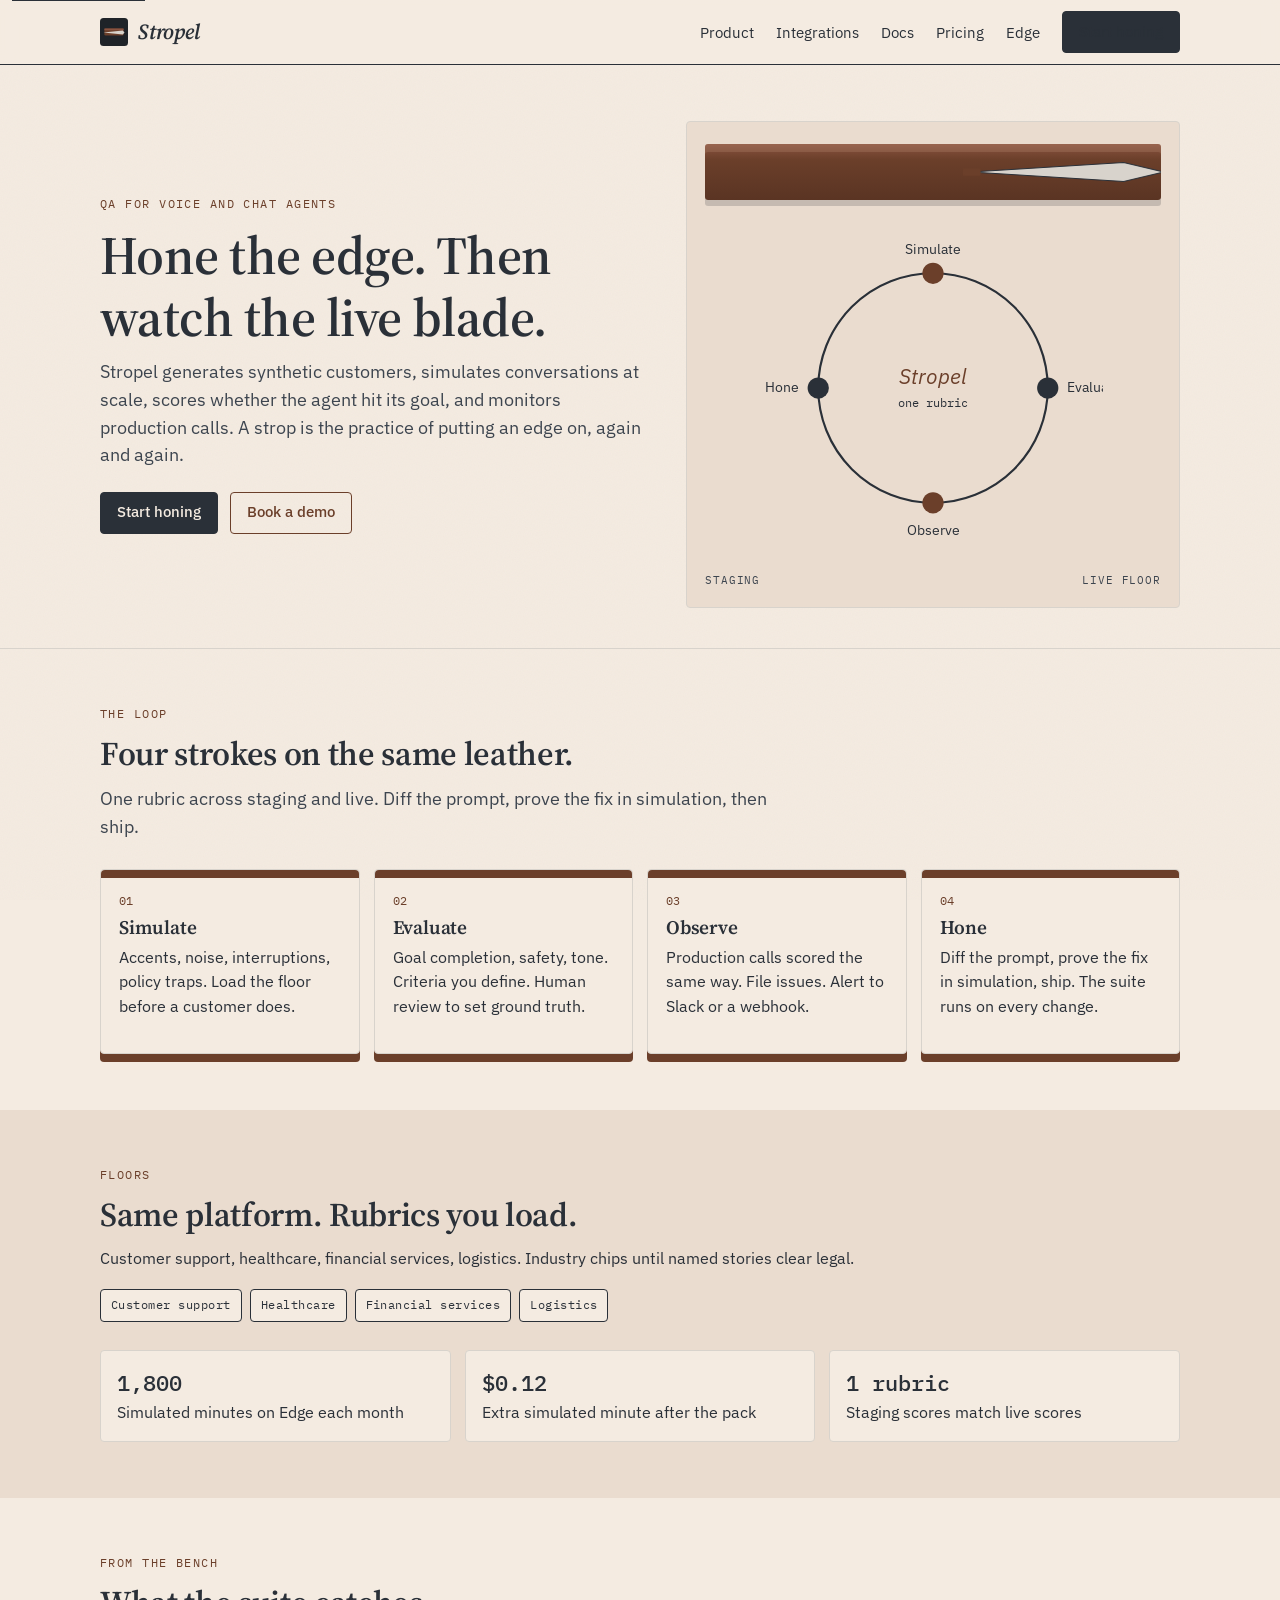
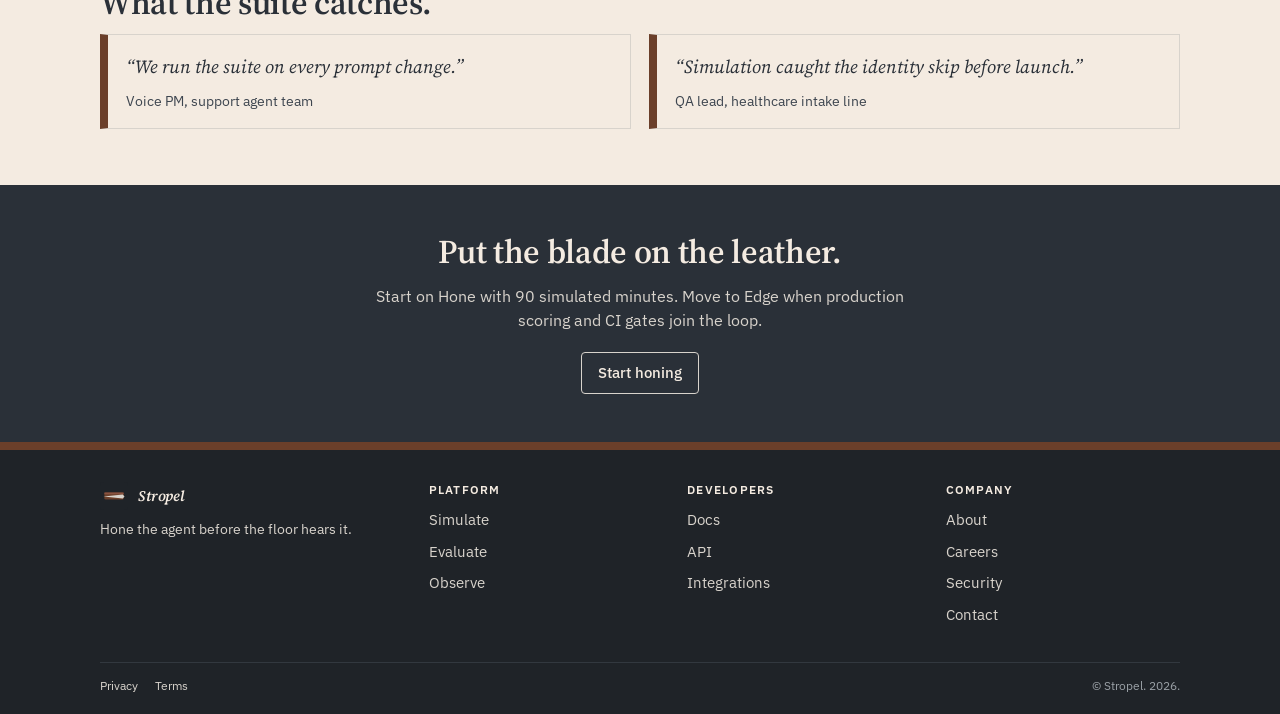
<file: index.html>
<!DOCTYPE html>
<html lang="en">
<head>
  <meta charset="utf-8">
  <meta name="viewport" content="width=device-width, initial-scale=1">
  <title>Stropel | Hone the edge. Then watch the live blade.</title>
  <meta name="description" content="Stropel generates synthetic customers, simulates conversations at scale, scores whether the agent hit its goal, and monitors production calls.">
  <link rel="icon" type="image/svg+xml" href="img/favicon.svg">
  <link rel="preconnect" href="https://fonts.googleapis.com">
  <link rel="preconnect" href="https://fonts.gstatic.com" crossorigin>
  <link href="https://fonts.googleapis.com/css2?family=IBM+Plex+Mono:wght@400;500&family=IBM+Plex+Sans:ital,wght@0,400;0,500;0,600;1,400&family=Source+Serif+4:ital,opsz,wght@0,8..60,600;0,8..60,700;1,8..60,500;1,8..60,600&display=swap" rel="stylesheet">
  <link rel="stylesheet" href="css/styles.css">
</head>
<body>
  <a class="skip" href="#main">Skip to content</a>
  <div id="chrome-header"></div>
  <main id="main">
    <section class="hero">
      <div class="wrap hero-grid">
        <div>
          <p class="eyebrow">QA for voice and chat agents</p>
          <h1>Hone the edge. Then watch the live blade.</h1>
          <p class="lede">Stropel generates synthetic customers, simulates conversations at scale, scores whether the agent hit its goal, and monitors production calls. A strop is the practice of putting an edge on, again and again.</p>
          <div class="btn-row">
            <a class="btn btn-steel" href="pricing.html">Start honing</a>
            <a class="btn btn-leather" href="about.html#contact">Book a demo</a>
          </div>
        </div>
        <div class="strop-stage" aria-hidden="true">
          <div class="leather-band">
            <svg class="blade" viewBox="0 0 220 36" fill="none">
              <path d="M8 18 L168 8 L210 18 L168 28 Z" fill="#D8D3CC" stroke="#2A3038" stroke-width="1.2"/>
              <rect x="0" y="14" width="18" height="8" rx="1" fill="#6B3F2A"/>
            </svg>
          </div>
          <svg class="loop-svg" viewBox="0 0 320 320" role="img" aria-label="Simulate, Evaluate, Observe, Hone loop">
            <circle cx="160" cy="160" r="108" fill="none" stroke="#2A3038" stroke-width="2"/>
            <circle cx="160" cy="52" r="10" fill="#6B3F2A"/>
            <circle cx="268" cy="160" r="10" fill="#2A3038"/>
            <circle cx="160" cy="268" r="10" fill="#6B3F2A"/>
            <circle cx="52" cy="160" r="10" fill="#2A3038"/>
            <text x="160" y="34" text-anchor="middle" font-family="IBM Plex Sans, sans-serif" font-size="13" fill="#2A3038">Simulate</text>
            <text x="286" y="164" text-anchor="start" font-family="IBM Plex Sans, sans-serif" font-size="13" fill="#2A3038">Evaluate</text>
            <text x="160" y="298" text-anchor="middle" font-family="IBM Plex Sans, sans-serif" font-size="13" fill="#2A3038">Observe</text>
            <text x="34" y="164" text-anchor="end" font-family="IBM Plex Sans, sans-serif" font-size="13" fill="#2A3038">Hone</text>
            <text x="160" y="156" text-anchor="middle" font-family="Source Serif 4, serif" font-size="20" font-style="italic" fill="#6B3F2A">Stropel</text>
            <text x="160" y="178" text-anchor="middle" font-family="IBM Plex Mono, monospace" font-size="11" fill="#2A3038">one rubric</text>
          </svg>
          <div class="loop-caption">
            <span>Staging</span>
            <span>Live floor</span>
          </div>
        </div>
      </div>
    </section>

    <section class="section-rule">
      <div class="wrap">
        <p class="eyebrow">The loop</p>
        <h2>Four strokes on the same leather.</h2>
        <p class="lede">One rubric across staging and live. Diff the prompt, prove the fix in simulation, then ship.</p>
        <div class="card-grid-4" style="margin-top: 28px;">
          <article class="strop-card">
            <div class="step-num">01</div>
            <h3>Simulate</h3>
            <p>Accents, noise, interruptions, policy traps. Load the floor before a customer does.</p>
          </article>
          <article class="strop-card">
            <div class="step-num">02</div>
            <h3>Evaluate</h3>
            <p>Goal completion, safety, tone. Criteria you define. Human review to set ground truth.</p>
          </article>
          <article class="strop-card">
            <div class="step-num">03</div>
            <h3>Observe</h3>
            <p>Production calls scored the same way. File issues. Alert to Slack or a webhook.</p>
          </article>
          <article class="strop-card">
            <div class="step-num">04</div>
            <h3>Hone</h3>
            <p>Diff the prompt, prove the fix in simulation, ship. The suite runs on every change.</p>
          </article>
        </div>
      </div>
    </section>

    <section class="section-hide-deep">
      <div class="wrap">
        <p class="eyebrow">Floors</p>
        <h2>Same platform. Rubrics you load.</h2>
        <p>Customer support, healthcare, financial services, logistics. Industry chips until named stories clear legal.</p>
        <div class="chips">
          <span class="chip">Customer support</span>
          <span class="chip">Healthcare</span>
          <span class="chip">Financial services</span>
          <span class="chip">Logistics</span>
        </div>
        <div class="metric-row" style="margin-top: 28px;">
          <div class="metric">
            <b>1,800</b>
            Simulated minutes on Edge each month
          </div>
          <div class="metric">
            <b>$0.12</b>
            Extra simulated minute after the pack
          </div>
          <div class="metric">
            <b>1 rubric</b>
            Staging scores match live scores
          </div>
        </div>
      </div>
    </section>

    <section>
      <div class="wrap">
        <p class="eyebrow">From the bench</p>
        <h2>What the suite catches.</h2>
        <div class="quotes">
          <blockquote>
            “We run the suite on every prompt change.”
            <cite>Voice PM, support agent team</cite>
          </blockquote>
          <blockquote>
            “Simulation caught the identity skip before launch.”
            <cite>QA lead, healthcare intake line</cite>
          </blockquote>
        </div>
      </div>
    </section>

    <section class="cta-band">
      <div class="wrap">
        <h2>Put the blade on the leather.</h2>
        <p>Start on Hone with 90 simulated minutes. Move to Edge when production scoring and CI gates join the loop.</p>
        <a class="btn btn-leather" href="pricing.html" style="border-color: #d8d3cc; color: #f4ebe1;">Start honing</a>
      </div>
    </section>
  </main>
  <div id="chrome-footer"></div>
  <script src="js/main.js"></script>
</body>
</html>
</file>
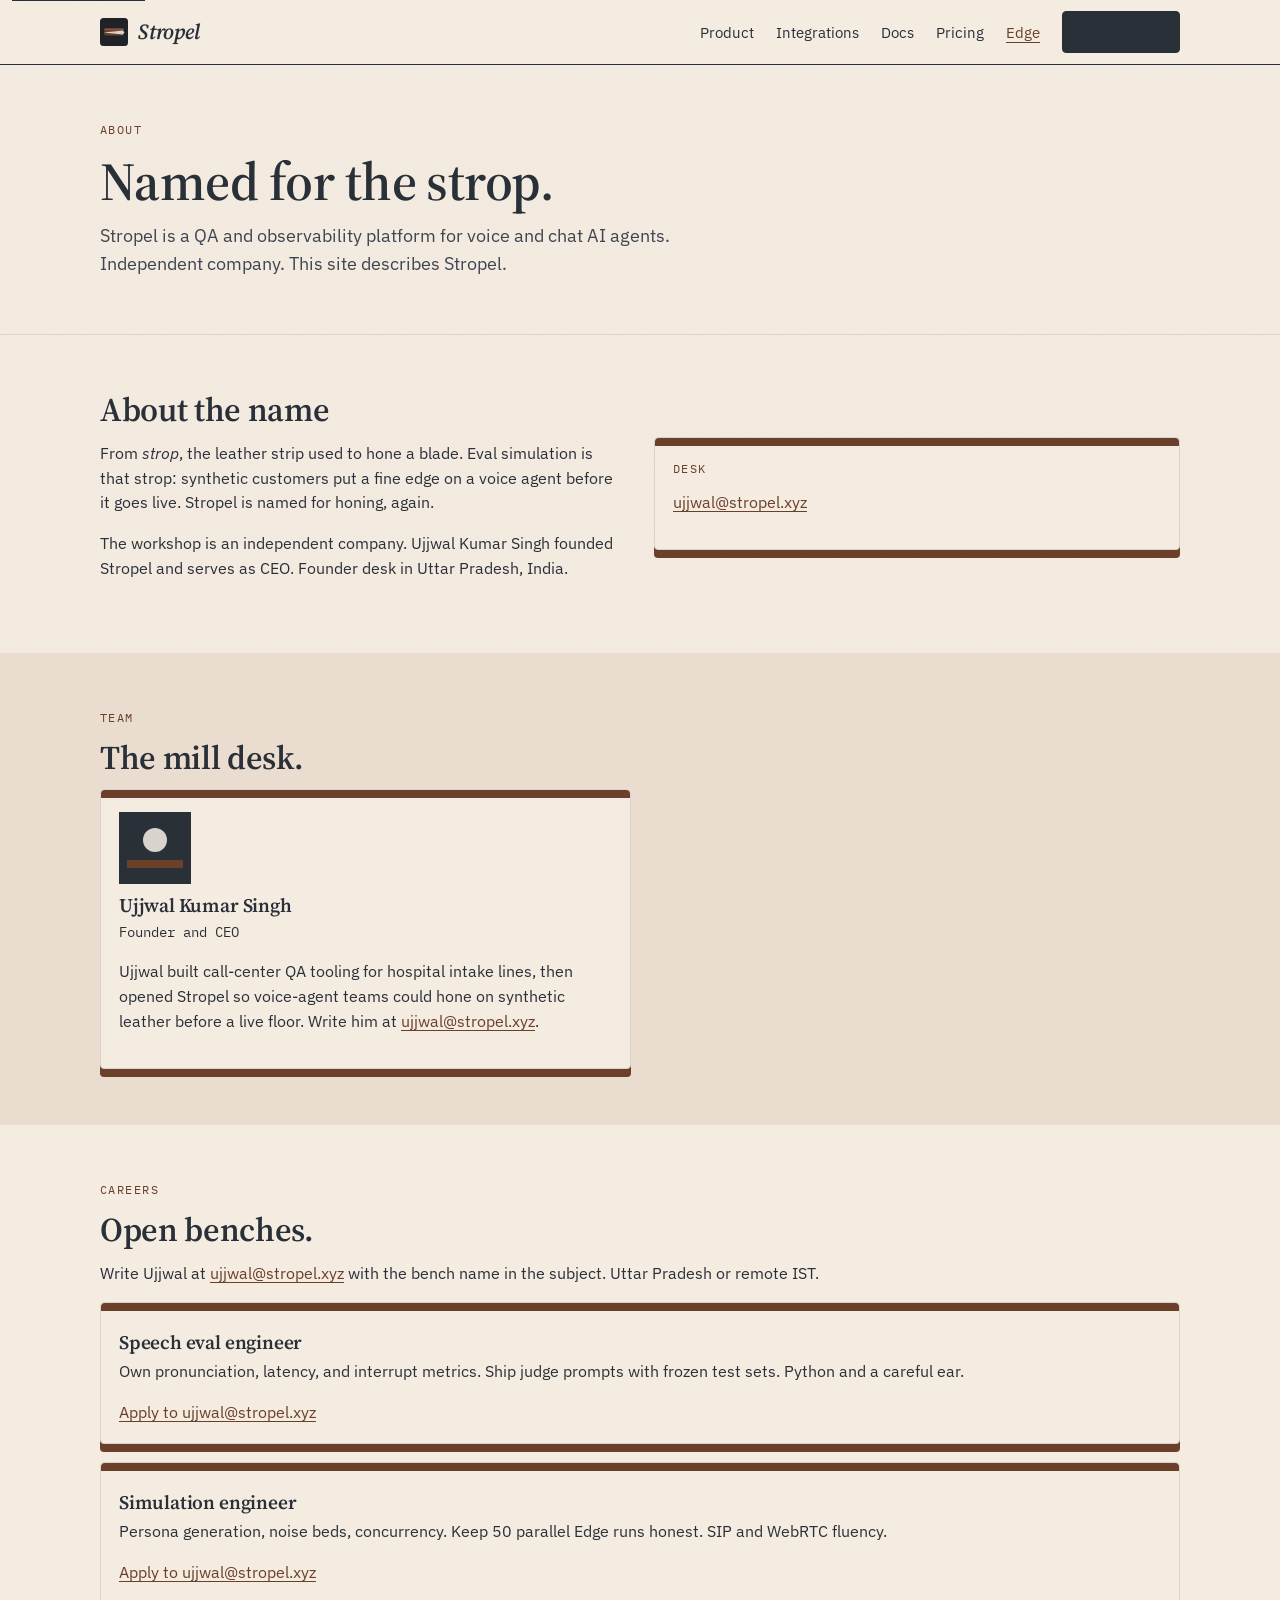
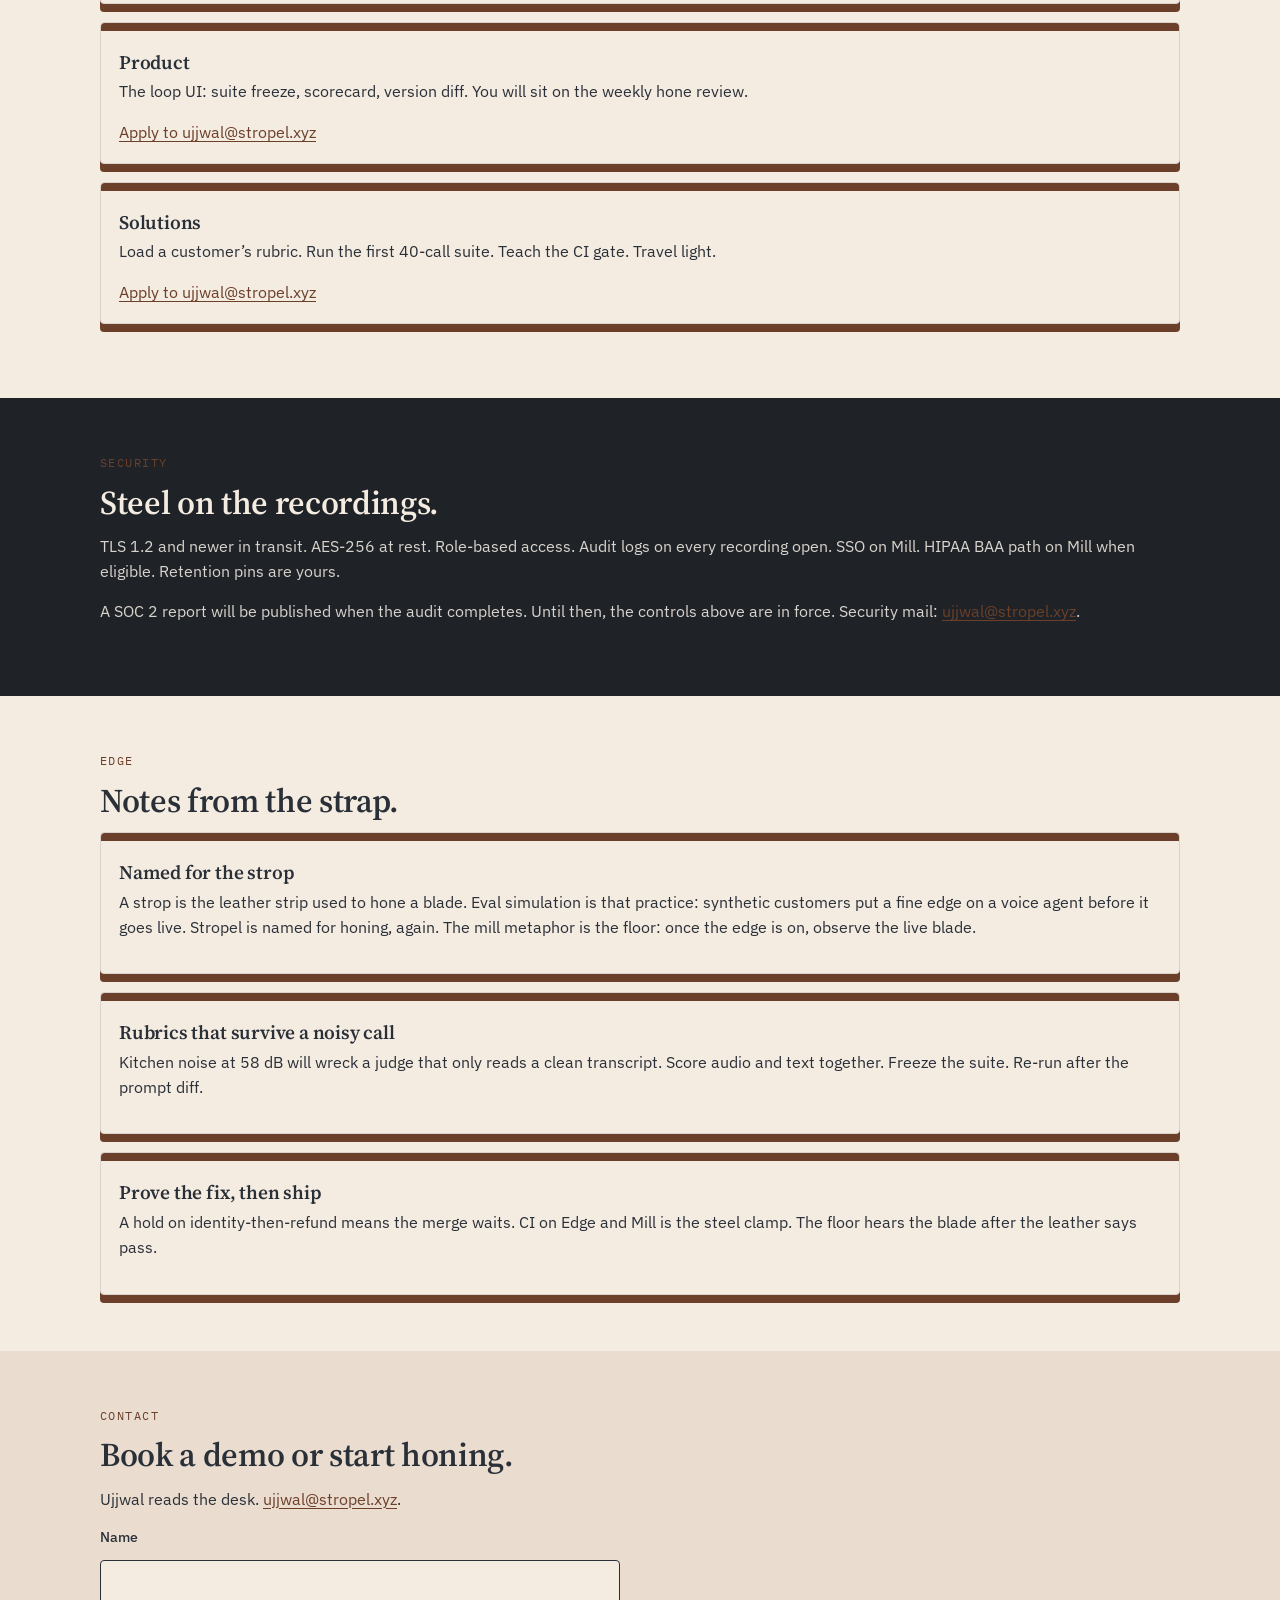
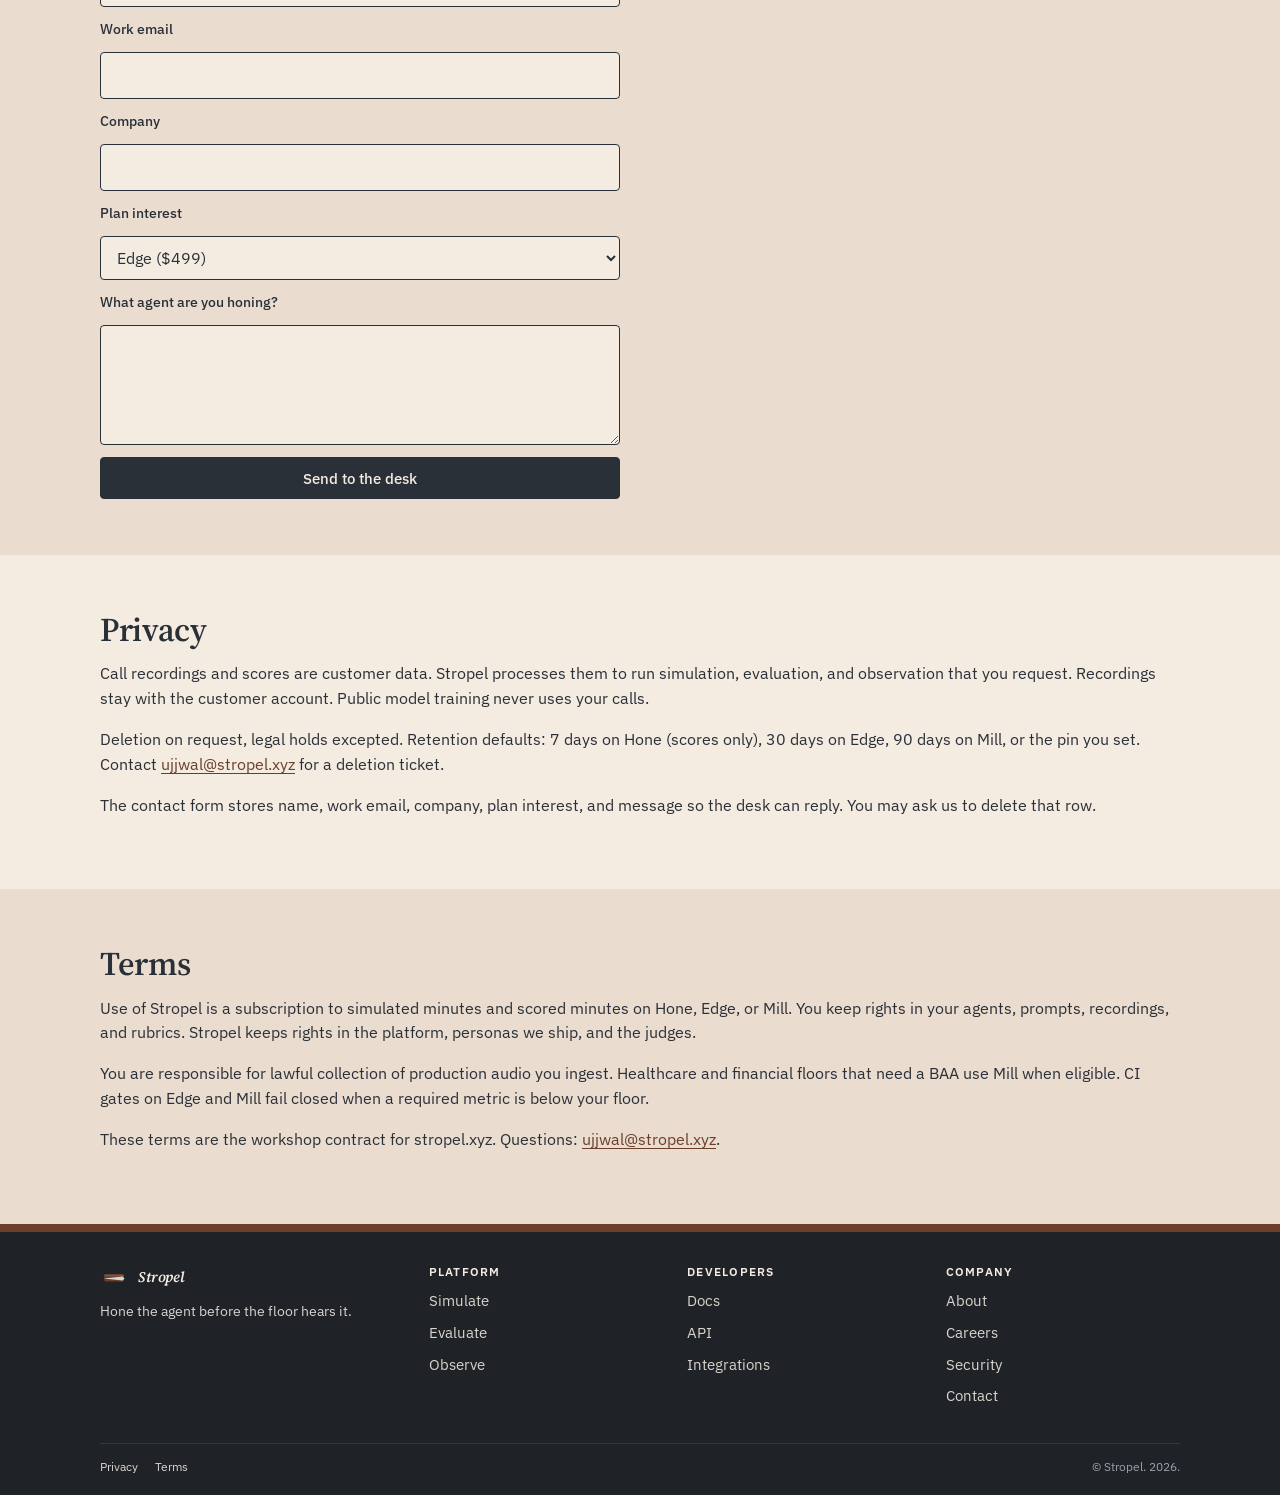
<file: about.html>
<!DOCTYPE html>
<html lang="en">
<head>
  <meta charset="utf-8">
  <meta name="viewport" content="width=device-width, initial-scale=1">
  <title>About | Stropel</title>
  <meta name="description" content="Stropel is a QA and observability platform for voice and chat AI agents. Team, careers, security, contact, privacy, and terms.">
  <link rel="icon" type="image/svg+xml" href="img/favicon.svg">
  <link rel="preconnect" href="https://fonts.googleapis.com">
  <link rel="preconnect" href="https://fonts.gstatic.com" crossorigin>
  <link href="https://fonts.googleapis.com/css2?family=IBM+Plex+Mono:wght@400;500&family=IBM+Plex+Sans:ital,wght@0,400;0,500;0,600;1,400&family=Source+Serif+4:ital,opsz,wght@0,8..60,600;0,8..60,700;1,8..60,500;1,8..60,600&display=swap" rel="stylesheet">
  <link rel="stylesheet" href="css/styles.css">
</head>
<body>
  <a class="skip" href="#main">Skip to content</a>
  <div id="chrome-header"></div>
  <main id="main">
    <section class="hero">
      <div class="wrap">
        <p class="eyebrow">About</p>
        <h1>Named for the strop.</h1>
        <p class="lede">Stropel is a QA and observability platform for voice and chat AI agents. Independent company. This site describes Stropel.</p>
      </div>
    </section>

    <section class="section-rule">
      <div class="wrap split">
        <div>
          <h2>About the name</h2>
          <p>From <em>strop</em>, the leather strip used to hone a blade. Eval simulation is that strop: synthetic customers put a fine edge on a voice agent before it goes live. Stropel is named for honing, again.</p>
          <p>The workshop is an independent company. Ujjwal Kumar Singh founded Stropel and serves as CEO. Founder desk in Uttar Pradesh, India.</p>
        </div>
        <div class="strop-card">
          <p class="eyebrow">Desk</p>
          <p><a href="mailto:ujjwal@stropel.xyz">ujjwal@stropel.xyz</a></p>
        </div>
      </div>
    </section>

    <section id="team" class="anchor section-hide-deep">
      <div class="wrap">
        <p class="eyebrow">Team</p>
        <h2>The mill desk.</h2>
        <div class="team-grid">
          <article class="strop-card">
            <svg class="portrait" viewBox="0 0 72 72" aria-hidden="true">
              <rect width="72" height="72" fill="#2A3038"/>
              <rect x="8" y="48" width="56" height="8" fill="#6B3F2A"/>
              <circle cx="36" cy="28" r="12" fill="#D8D3CC"/>
            </svg>
            <h3>Ujjwal Kumar Singh</h3>
            <p class="tiny mono">Founder and CEO</p>
            <p>Ujjwal built call-center QA tooling for hospital intake lines, then opened Stropel so voice-agent teams could hone on synthetic leather before a live floor. Write him at <a href="mailto:ujjwal@stropel.xyz">ujjwal@stropel.xyz</a>.</p>
          </article>
        </div>
      </div>
    </section>

    <section id="careers" class="anchor">
      <div class="wrap">
        <p class="eyebrow">Careers</p>
        <h2>Open benches.</h2>
        <p>Write Ujjwal at <a href="mailto:ujjwal@stropel.xyz">ujjwal@stropel.xyz</a> with the bench name in the subject. Uttar Pradesh or remote IST.</p>
        <article class="strop-card job">
          <h3>Speech eval engineer</h3>
          <p>Own pronunciation, latency, and interrupt metrics. Ship judge prompts with frozen test sets. Python and a careful ear.</p>
          <a href="mailto:ujjwal@stropel.xyz?subject=Speech%20eval%20engineer">Apply to ujjwal@stropel.xyz</a>
        </article>
        <article class="strop-card job">
          <h3>Simulation engineer</h3>
          <p>Persona generation, noise beds, concurrency. Keep 50 parallel Edge runs honest. SIP and WebRTC fluency.</p>
          <a href="mailto:ujjwal@stropel.xyz?subject=Simulation%20engineer">Apply to ujjwal@stropel.xyz</a>
        </article>
        <article class="strop-card job">
          <h3>Product</h3>
          <p>The loop UI: suite freeze, scorecard, version diff. You will sit on the weekly hone review.</p>
          <a href="mailto:ujjwal@stropel.xyz?subject=Product">Apply to ujjwal@stropel.xyz</a>
        </article>
        <article class="strop-card job">
          <h3>Solutions</h3>
          <p>Load a customer’s rubric. Run the first 40-call suite. Teach the CI gate. Travel light.</p>
          <a href="mailto:ujjwal@stropel.xyz?subject=Solutions">Apply to ujjwal@stropel.xyz</a>
        </article>
      </div>
    </section>

    <section id="security" class="anchor section-oil">
      <div class="wrap">
        <p class="eyebrow">Security</p>
        <h2>Steel on the recordings.</h2>
        <p>TLS 1.2 and newer in transit. AES-256 at rest. Role-based access. Audit logs on every recording open. SSO on Mill. HIPAA BAA path on Mill when eligible. Retention pins are yours.</p>
        <p>A SOC 2 report will be published when the audit completes. Until then, the controls above are in force. Security mail: <a href="mailto:ujjwal@stropel.xyz">ujjwal@stropel.xyz</a>.</p>
      </div>
    </section>

    <section id="edge" class="anchor">
      <div class="wrap">
        <p class="eyebrow">Edge</p>
        <h2>Notes from the strap.</h2>
        <article class="strop-card job">
          <h3>Named for the strop</h3>
          <p>A strop is the leather strip used to hone a blade. Eval simulation is that practice: synthetic customers put a fine edge on a voice agent before it goes live. Stropel is named for honing, again. The mill metaphor is the floor: once the edge is on, observe the live blade.</p>
        </article>
        <article class="strop-card job">
          <h3>Rubrics that survive a noisy call</h3>
          <p>Kitchen noise at 58 dB will wreck a judge that only reads a clean transcript. Score audio and text together. Freeze the suite. Re-run after the prompt diff.</p>
        </article>
        <article class="strop-card">
          <h3>Prove the fix, then ship</h3>
          <p>A hold on identity-then-refund means the merge waits. CI on Edge and Mill is the steel clamp. The floor hears the blade after the leather says pass.</p>
        </article>
      </div>
    </section>

    <section id="contact" class="anchor section-hide-deep">
      <div class="wrap">
        <p class="eyebrow">Contact</p>
        <h2>Book a demo or start honing.</h2>
        <p>Ujjwal reads the desk. <a href="mailto:ujjwal@stropel.xyz">ujjwal@stropel.xyz</a>.</p>
        <form id="contact-form" action="#" method="post">
          <label for="name">Name</label>
          <input id="name" name="name" type="text" required autocomplete="name">
          <label for="email">Work email</label>
          <input id="email" name="email" type="email" required autocomplete="email">
          <label for="company">Company</label>
          <input id="company" name="company" type="text" required autocomplete="organization">
          <label for="plan">Plan interest</label>
          <select id="plan" name="plan">
            <option value="hone">Hone (free)</option>
            <option value="edge" selected>Edge ($499)</option>
            <option value="mill">Mill (custom)</option>
            <option value="demo">Demo only</option>
          </select>
          <label for="message">What agent are you honing?</label>
          <textarea id="message" name="message" required></textarea>
          <button class="btn btn-steel" type="submit">Send to the desk</button>
        </form>
        <div id="contact-success" class="form-success" tabindex="-1">
          Hone request received. Ujjwal will write back within one working day.
        </div>
      </div>
    </section>

    <section id="privacy" class="anchor">
      <div class="wrap">
        <h2>Privacy</h2>
        <p>Call recordings and scores are customer data. Stropel processes them to run simulation, evaluation, and observation that you request. Recordings stay with the customer account. Public model training never uses your calls.</p>
        <p>Deletion on request, legal holds excepted. Retention defaults: 7 days on Hone (scores only), 30 days on Edge, 90 days on Mill, or the pin you set. Contact <a href="mailto:ujjwal@stropel.xyz">ujjwal@stropel.xyz</a> for a deletion ticket.</p>
        <p>The contact form stores name, work email, company, plan interest, and message so the desk can reply. You may ask us to delete that row.</p>
      </div>
    </section>

    <section id="terms" class="anchor section-hide-deep">
      <div class="wrap">
        <h2>Terms</h2>
        <p>Use of Stropel is a subscription to simulated minutes and scored minutes on Hone, Edge, or Mill. You keep rights in your agents, prompts, recordings, and rubrics. Stropel keeps rights in the platform, personas we ship, and the judges.</p>
        <p>You are responsible for lawful collection of production audio you ingest. Healthcare and financial floors that need a BAA use Mill when eligible. CI gates on Edge and Mill fail closed when a required metric is below your floor.</p>
        <p>These terms are the workshop contract for stropel.xyz. Questions: <a href="mailto:ujjwal@stropel.xyz">ujjwal@stropel.xyz</a>.</p>
      </div>
    </section>
  </main>
  <div id="chrome-footer"></div>
  <script src="js/main.js"></script>
</body>
</html>
</file>
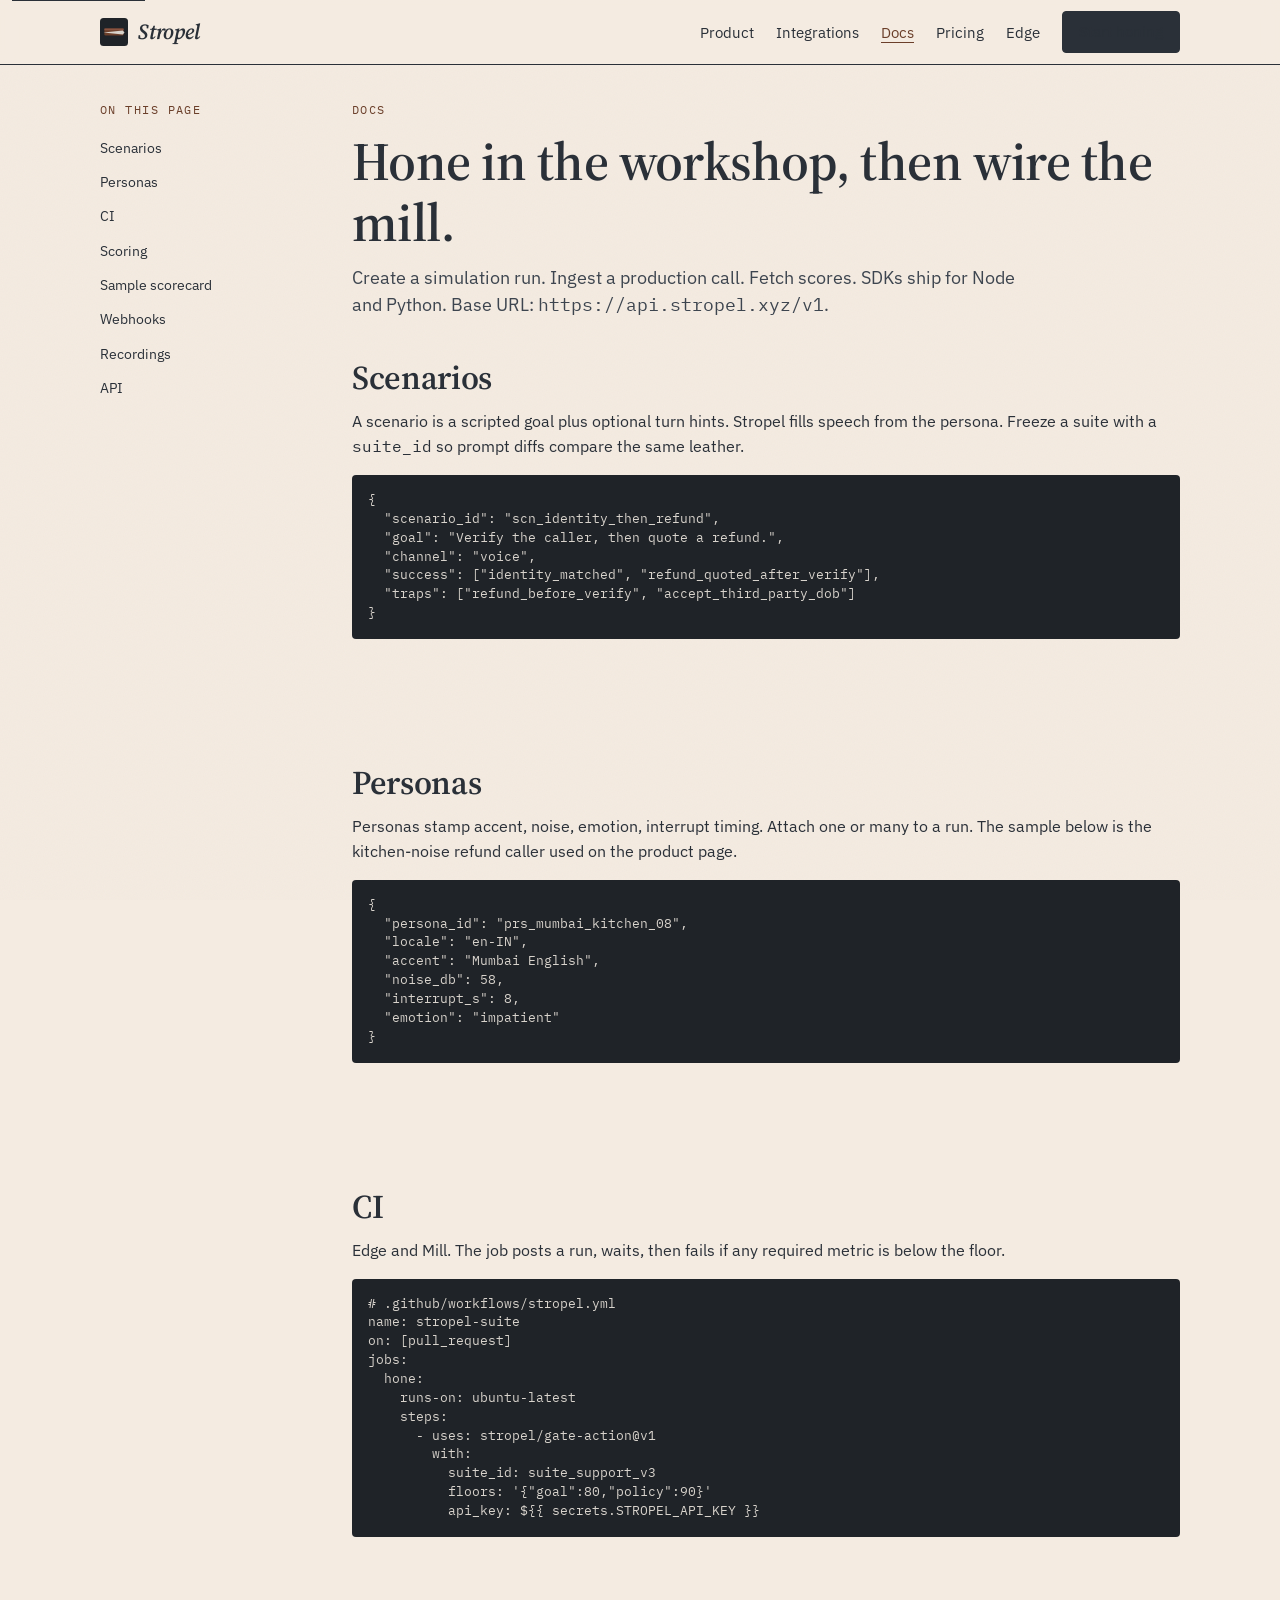
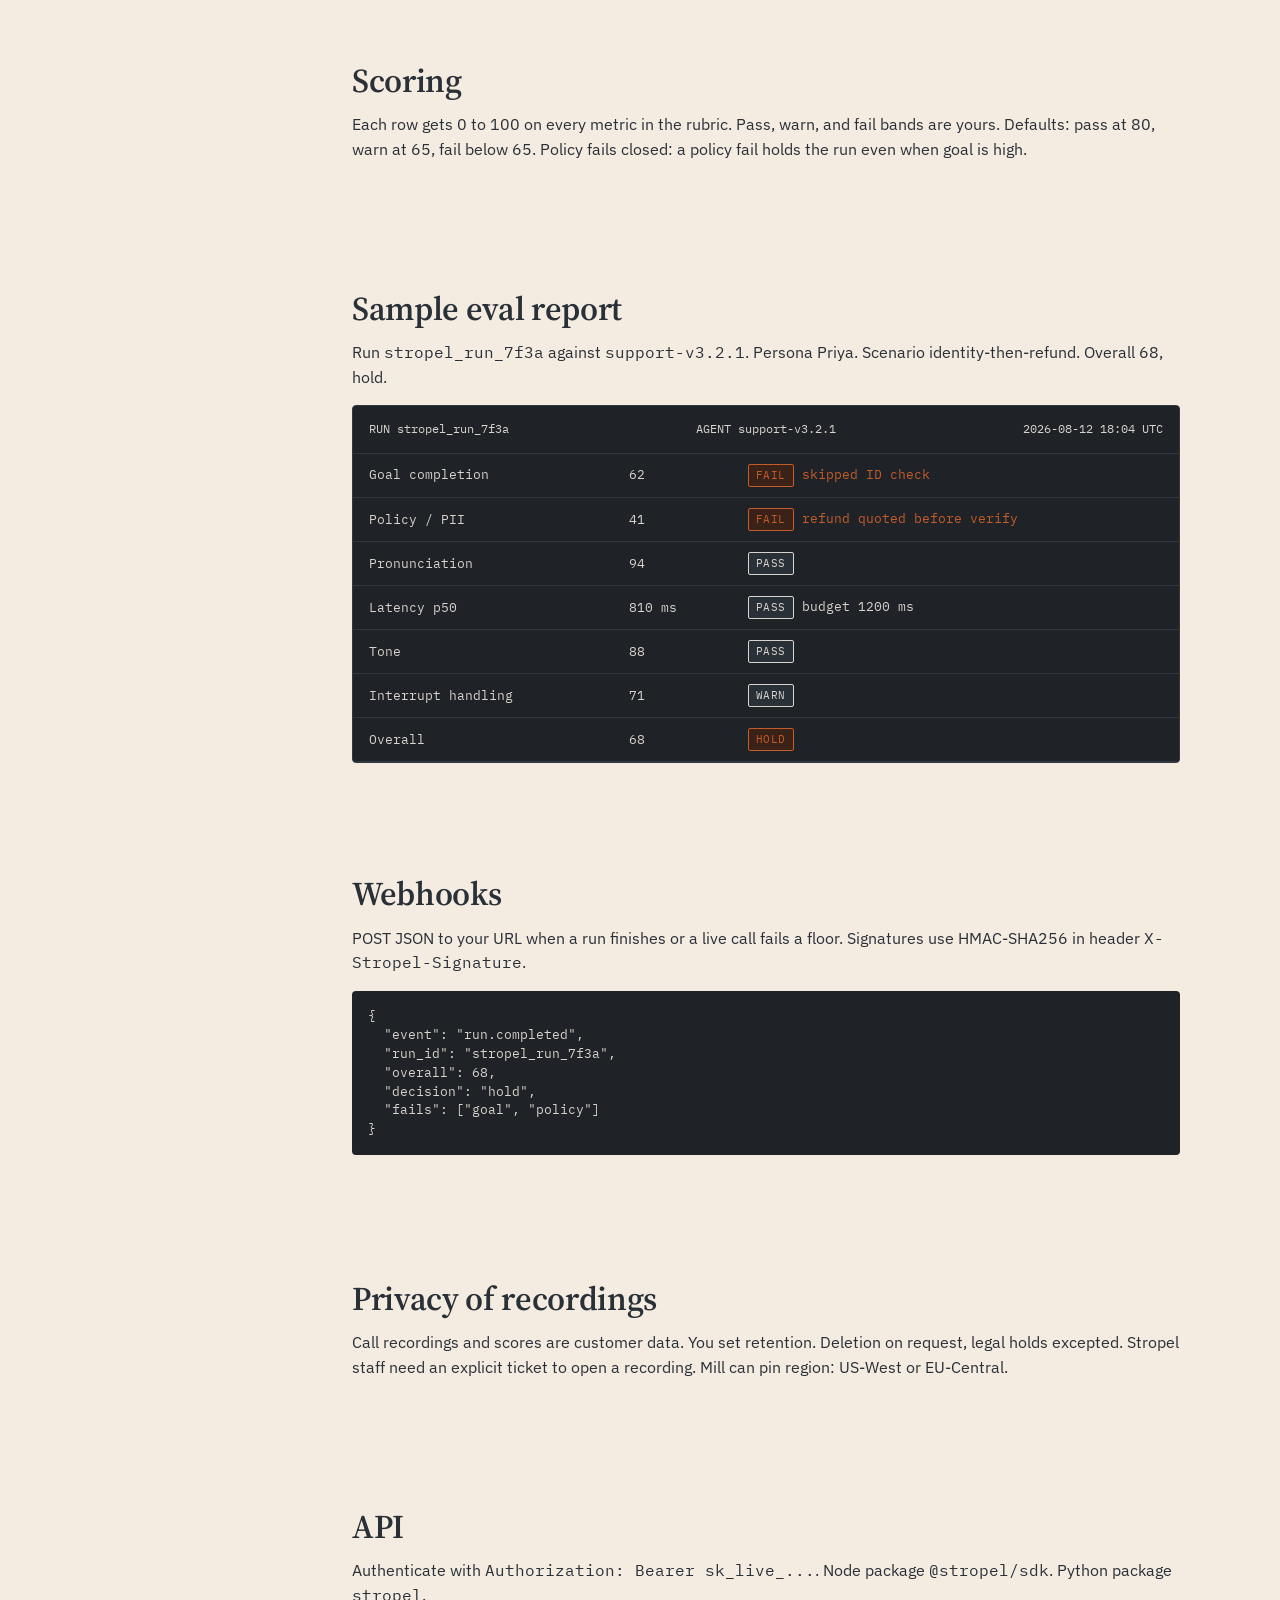
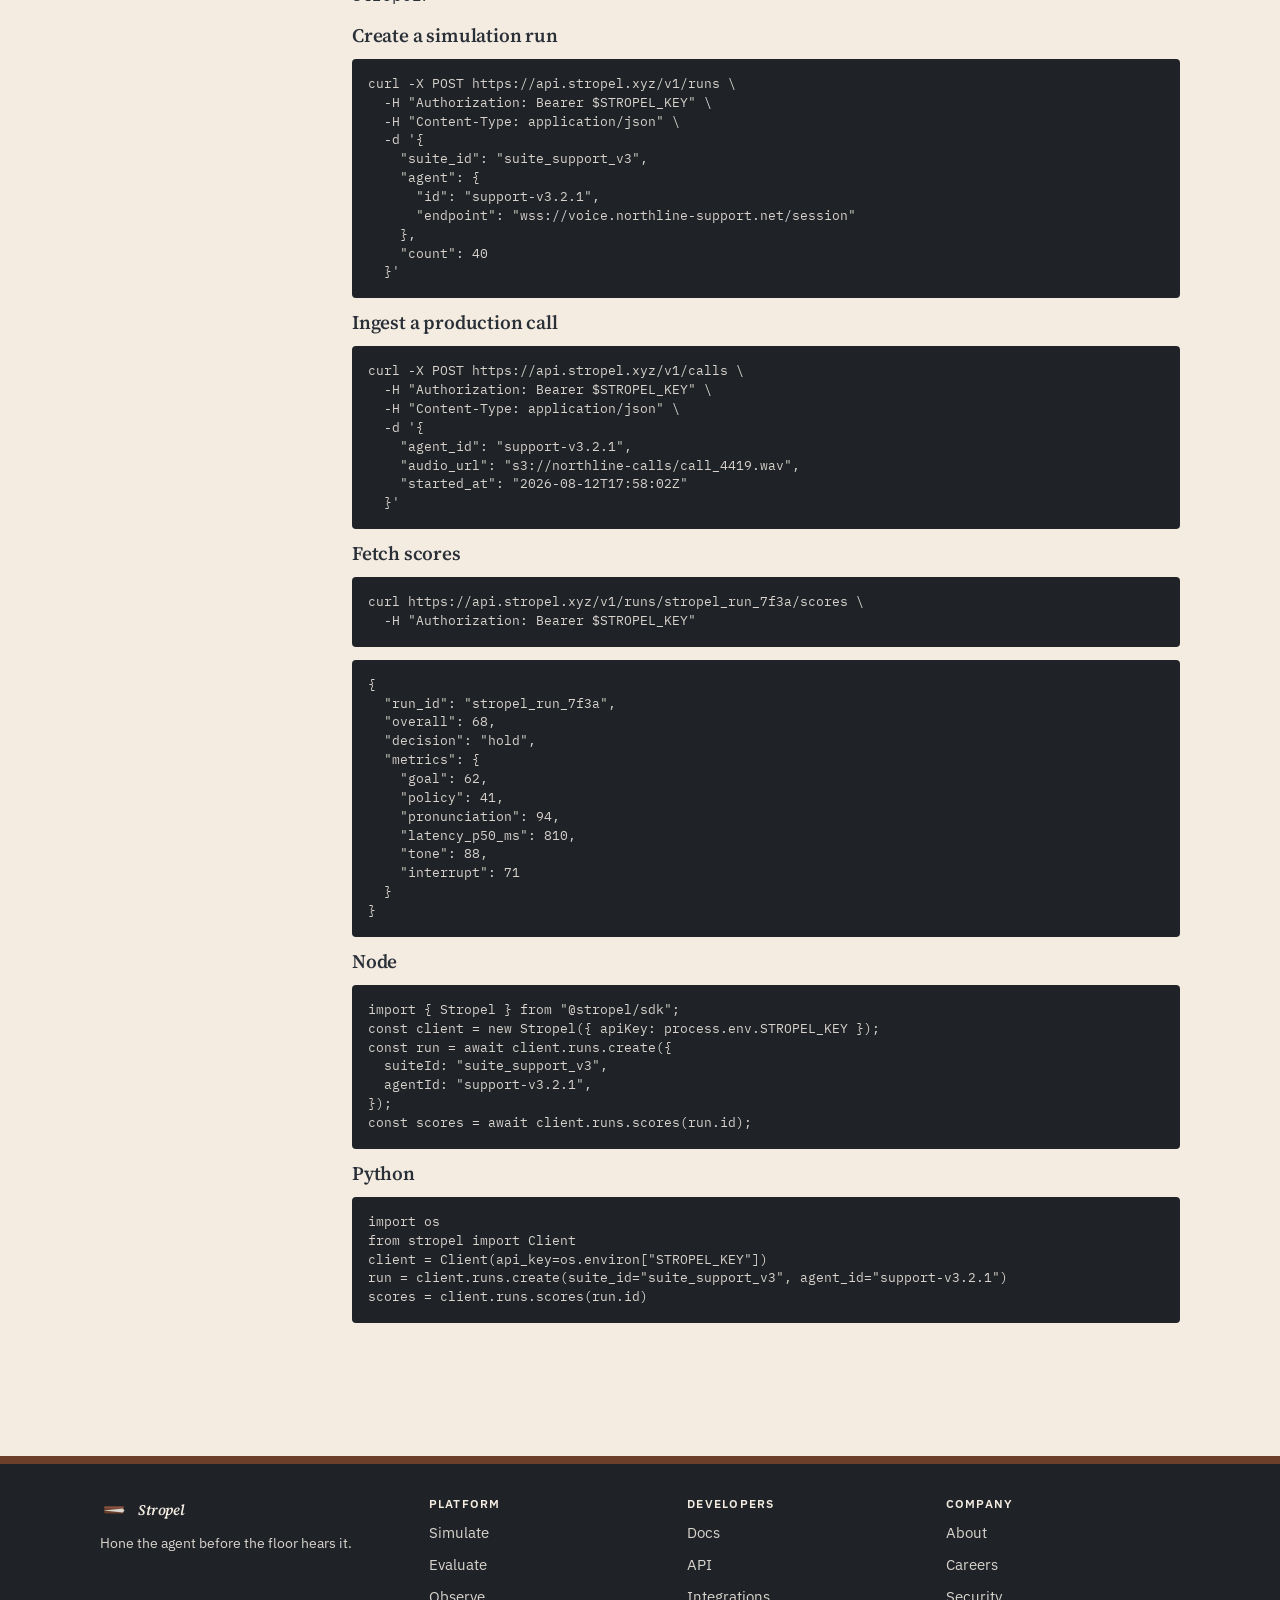
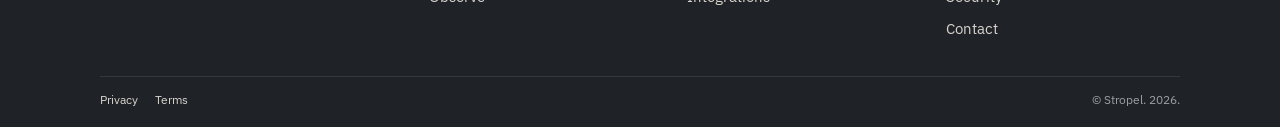
<file: docs.html>
<!DOCTYPE html>
<html lang="en">
<head>
  <meta charset="utf-8">
  <meta name="viewport" content="width=device-width, initial-scale=1">
  <title>Docs | Stropel</title>
  <meta name="description" content="Scenarios, personas, CI, scoring, webhooks, and the Stropel API. Includes a sample eval report.">
  <link rel="icon" type="image/svg+xml" href="img/favicon.svg">
  <link rel="preconnect" href="https://fonts.googleapis.com">
  <link rel="preconnect" href="https://fonts.gstatic.com" crossorigin>
  <link href="https://fonts.googleapis.com/css2?family=IBM+Plex+Mono:wght@400;500&family=IBM+Plex+Sans:ital,wght@0,400;0,500;0,600;1,400&family=Source+Serif+4:ital,opsz,wght@0,8..60,600;0,8..60,700;1,8..60,500;1,8..60,600&display=swap" rel="stylesheet">
  <link rel="stylesheet" href="css/styles.css">
</head>
<body>
  <a class="skip" href="#main">Skip to content</a>
  <div id="chrome-header"></div>
  <main id="main">
    <div class="wrap docs-layout">
      <aside class="docs-toc">
        <p class="eyebrow">On this page</p>
        <a href="#scenarios">Scenarios</a>
        <a href="#personas">Personas</a>
        <a href="#ci">CI</a>
        <a href="#scoring">Scoring</a>
        <a href="#scorecard">Sample scorecard</a>
        <a href="#webhooks">Webhooks</a>
        <a href="#privacy-recordings">Recordings</a>
        <a href="#api">API</a>
      </aside>
      <article>
        <p class="eyebrow">Docs</p>
        <h1>Hone in the workshop, then wire the mill.</h1>
        <p class="lede">Create a simulation run. Ingest a production call. Fetch scores. SDKs ship for Node and Python. Base URL: <span class="mono">https://api.stropel.xyz/v1</span>.</p>

        <section id="scenarios" class="anchor" style="padding-top: 24px;">
          <h2>Scenarios</h2>
          <p>A scenario is a scripted goal plus optional turn hints. Stropel fills speech from the persona. Freeze a suite with a <span class="mono">suite_id</span> so prompt diffs compare the same leather.</p>
          <pre class="codeblock">{
  "scenario_id": "scn_identity_then_refund",
  "goal": "Verify the caller, then quote a refund.",
  "channel": "voice",
  "success": ["identity_matched", "refund_quoted_after_verify"],
  "traps": ["refund_before_verify", "accept_third_party_dob"]
}</pre>
        </section>

        <section id="personas" class="anchor">
          <h2>Personas</h2>
          <p>Personas stamp accent, noise, emotion, interrupt timing. Attach one or many to a run. The sample below is the kitchen-noise refund caller used on the product page.</p>
          <pre class="codeblock">{
  "persona_id": "prs_mumbai_kitchen_08",
  "locale": "en-IN",
  "accent": "Mumbai English",
  "noise_db": 58,
  "interrupt_s": 8,
  "emotion": "impatient"
}</pre>
        </section>

        <section id="ci" class="anchor">
          <h2>CI</h2>
          <p>Edge and Mill. The job posts a run, waits, then fails if any required metric is below the floor.</p>
          <pre class="codeblock"># .github/workflows/stropel.yml
name: stropel-suite
on: [pull_request]
jobs:
  hone:
    runs-on: ubuntu-latest
    steps:
      - uses: stropel/gate-action@v1
        with:
          suite_id: suite_support_v3
          floors: '{"goal":80,"policy":90}'
          api_key: ${{ secrets.STROPEL_API_KEY }}</pre>
        </section>

        <section id="scoring" class="anchor">
          <h2>Scoring</h2>
          <p>Each row gets 0 to 100 on every metric in the rubric. Pass, warn, and fail bands are yours. Defaults: pass at 80, warn at 65, fail below 65. Policy fails closed: a policy fail holds the run even when goal is high.</p>
        </section>

        <section id="scorecard" class="anchor">
          <h2>Sample eval report</h2>
          <p>Run <span class="mono">stropel_run_7f3a</span> against <span class="mono">support-v3.2.1</span>. Persona Priya. Scenario identity-then-refund. Overall 68, hold.</p>
          <div class="scorecard">
            <header>
              <span>RUN stropel_run_7f3a</span>
              <span>AGENT support-v3.2.1</span>
              <span>2026-08-12 18:04 UTC</span>
            </header>
            <table>
              <tbody>
                <tr>
                  <td>Goal completion</td>
                  <td>62</td>
                  <td class="fail-mark"><span class="badge badge-fail">FAIL</span> skipped ID check</td>
                </tr>
                <tr class="fail">
                  <td>Policy / PII</td>
                  <td>41</td>
                  <td><span class="badge badge-fail">FAIL</span> refund quoted before verify</td>
                </tr>
                <tr>
                  <td>Pronunciation</td>
                  <td>94</td>
                  <td><span class="badge badge-pass">PASS</span></td>
                </tr>
                <tr>
                  <td>Latency p50</td>
                  <td>810 ms</td>
                  <td><span class="badge badge-pass">PASS</span> budget 1200 ms</td>
                </tr>
                <tr>
                  <td>Tone</td>
                  <td>88</td>
                  <td><span class="badge badge-pass">PASS</span></td>
                </tr>
                <tr>
                  <td>Interrupt handling</td>
                  <td>71</td>
                  <td><span class="badge badge-pass">WARN</span></td>
                </tr>
                <tr>
                  <td>Overall</td>
                  <td>68</td>
                  <td><span class="badge badge-fail">HOLD</span></td>
                </tr>
              </tbody>
            </table>
          </div>
        </section>

        <section id="webhooks" class="anchor">
          <h2>Webhooks</h2>
          <p>POST JSON to your URL when a run finishes or a live call fails a floor. Signatures use HMAC-SHA256 in header <span class="mono">X-Stropel-Signature</span>.</p>
          <pre class="codeblock">{
  "event": "run.completed",
  "run_id": "stropel_run_7f3a",
  "overall": 68,
  "decision": "hold",
  "fails": ["goal", "policy"]
}</pre>
        </section>

        <section id="privacy-recordings" class="anchor">
          <h2>Privacy of recordings</h2>
          <p>Call recordings and scores are customer data. You set retention. Deletion on request, legal holds excepted. Stropel staff need an explicit ticket to open a recording. Mill can pin region: US-West or EU-Central.</p>
        </section>

        <section id="api" class="anchor">
          <h2>API</h2>
          <p>Authenticate with <span class="mono">Authorization: Bearer sk_live_...</span>. Node package <span class="mono">@stropel/sdk</span>. Python package <span class="mono">stropel</span>.</p>
          <h3>Create a simulation run</h3>
          <pre class="codeblock">curl -X POST https://api.stropel.xyz/v1/runs \
  -H "Authorization: Bearer $STROPEL_KEY" \
  -H "Content-Type: application/json" \
  -d '{
    "suite_id": "suite_support_v3",
    "agent": {
      "id": "support-v3.2.1",
      "endpoint": "wss://voice.northline-support.net/session"
    },
    "count": 40
  }'</pre>
          <h3>Ingest a production call</h3>
          <pre class="codeblock">curl -X POST https://api.stropel.xyz/v1/calls \
  -H "Authorization: Bearer $STROPEL_KEY" \
  -H "Content-Type: application/json" \
  -d '{
    "agent_id": "support-v3.2.1",
    "audio_url": "s3://northline-calls/call_4419.wav",
    "started_at": "2026-08-12T17:58:02Z"
  }'</pre>
          <h3>Fetch scores</h3>
          <pre class="codeblock">curl https://api.stropel.xyz/v1/runs/stropel_run_7f3a/scores \
  -H "Authorization: Bearer $STROPEL_KEY"</pre>
          <pre class="codeblock">{
  "run_id": "stropel_run_7f3a",
  "overall": 68,
  "decision": "hold",
  "metrics": {
    "goal": 62,
    "policy": 41,
    "pronunciation": 94,
    "latency_p50_ms": 810,
    "tone": 88,
    "interrupt": 71
  }
}</pre>
          <h3>Node</h3>
          <pre class="codeblock">import { Stropel } from "@stropel/sdk";
const client = new Stropel({ apiKey: process.env.STROPEL_KEY });
const run = await client.runs.create({
  suiteId: "suite_support_v3",
  agentId: "support-v3.2.1",
});
const scores = await client.runs.scores(run.id);</pre>
          <h3>Python</h3>
          <pre class="codeblock">import os
from stropel import Client
client = Client(api_key=os.environ["STROPEL_KEY"])
run = client.runs.create(suite_id="suite_support_v3", agent_id="support-v3.2.1")
scores = client.runs.scores(run.id)</pre>
        </section>
      </article>
    </div>
  </main>
  <div id="chrome-footer"></div>
  <script src="js/main.js"></script>
</body>
</html>
</file>
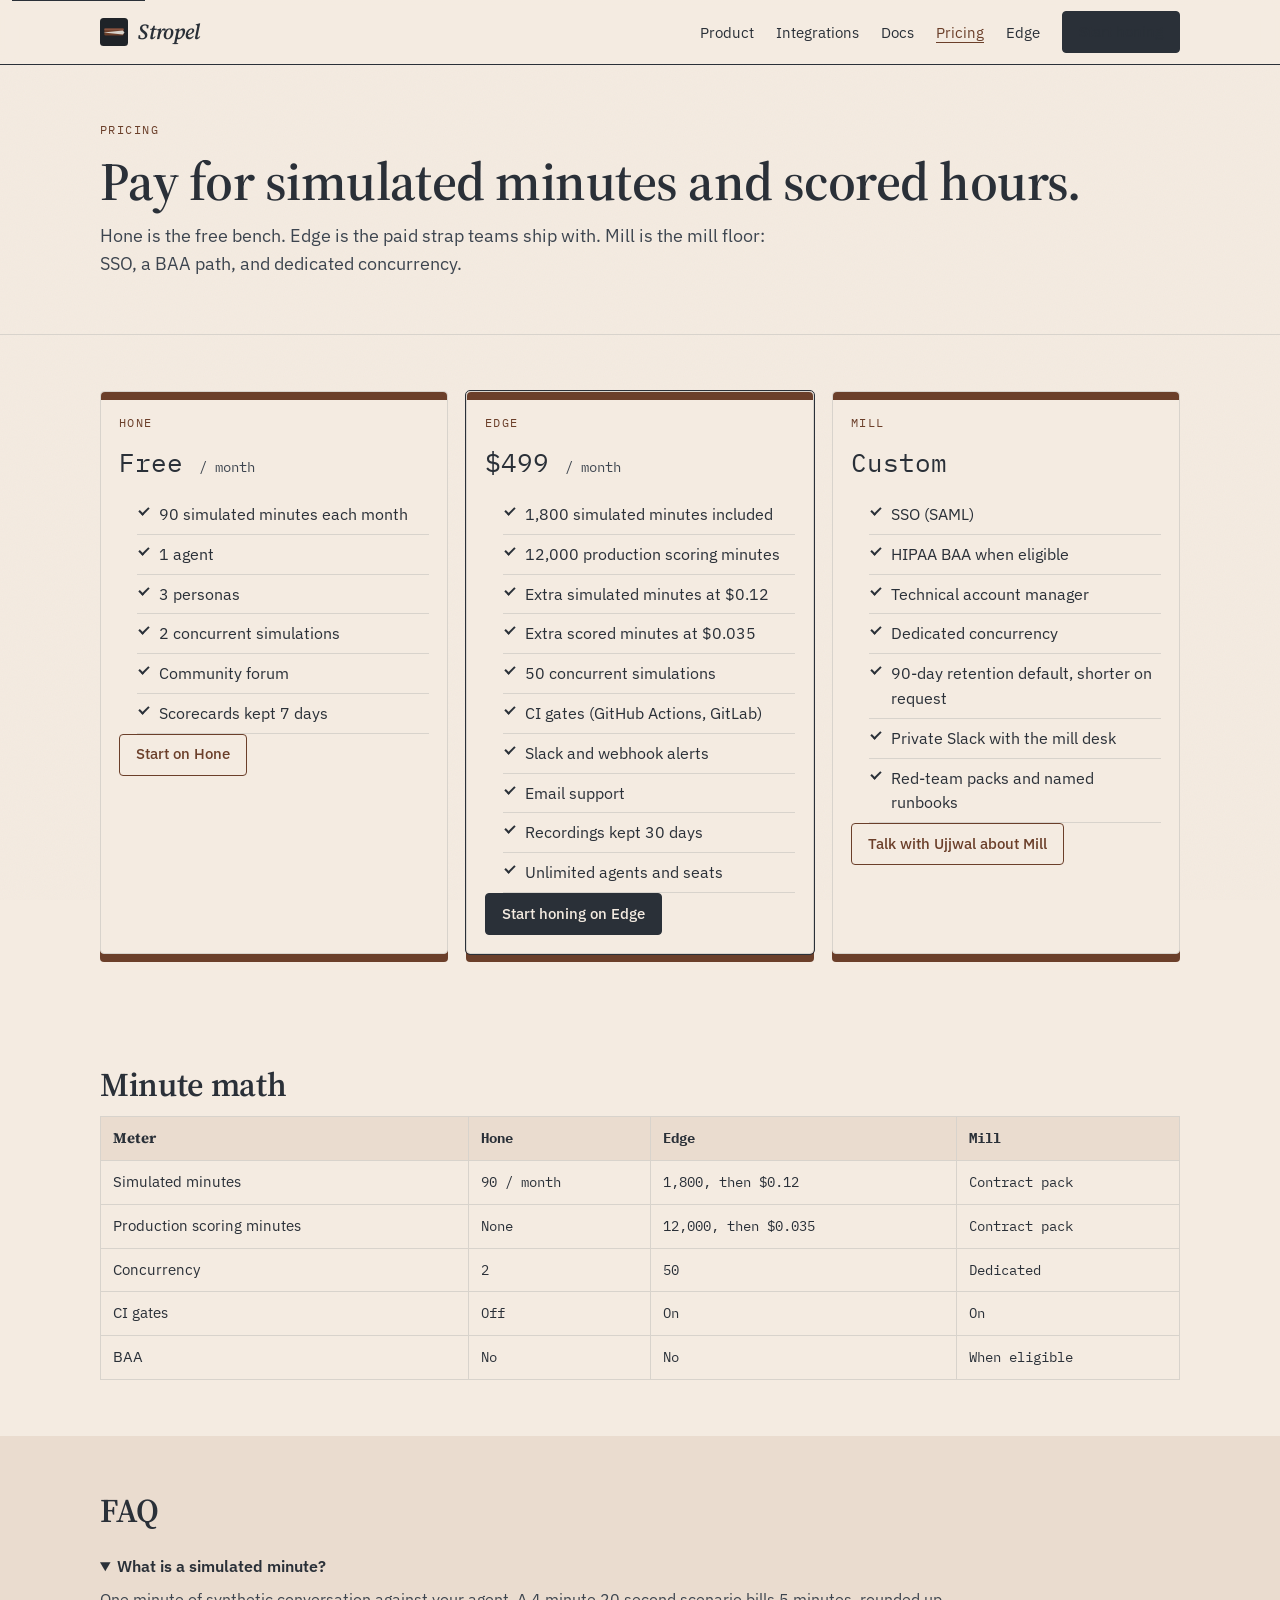
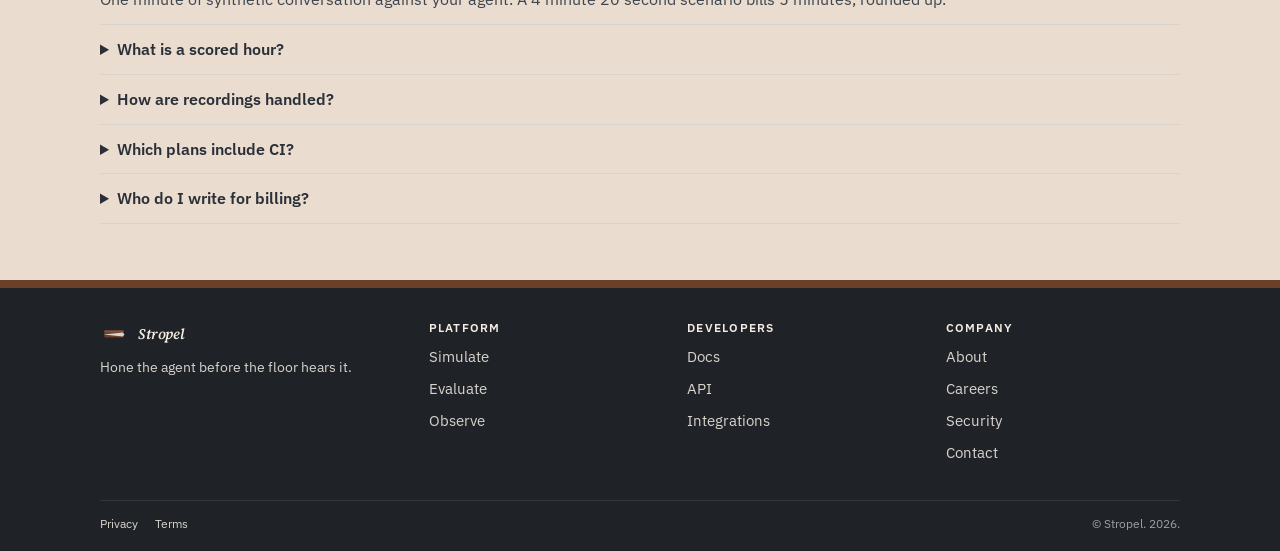
<file: pricing.html>
<!DOCTYPE html>
<html lang="en">
<head>
  <meta charset="utf-8">
  <meta name="viewport" content="width=device-width, initial-scale=1">
  <title>Pricing | Stropel</title>
  <meta name="description" content="Pay for simulated minutes and scored hours. Hone is free. Edge is $499 each month. Mill is custom with SSO and a BAA path.">
  <link rel="icon" type="image/svg+xml" href="img/favicon.svg">
  <link rel="preconnect" href="https://fonts.googleapis.com">
  <link rel="preconnect" href="https://fonts.gstatic.com" crossorigin>
  <link href="https://fonts.googleapis.com/css2?family=IBM+Plex+Mono:wght@400;500&family=IBM+Plex+Sans:ital,wght@0,400;0,500;0,600;1,400&family=Source+Serif+4:ital,opsz,wght@0,8..60,600;0,8..60,700;1,8..60,500;1,8..60,600&display=swap" rel="stylesheet">
  <link rel="stylesheet" href="css/styles.css">
</head>
<body>
  <a class="skip" href="#main">Skip to content</a>
  <div id="chrome-header"></div>
  <main id="main">
    <section class="hero">
      <div class="wrap">
        <p class="eyebrow">Pricing</p>
        <h1>Pay for simulated minutes and scored hours.</h1>
        <p class="lede">Hone is the free bench. Edge is the paid strap teams ship with. Mill is the mill floor: SSO, a BAA path, and dedicated concurrency.</p>
      </div>
    </section>

    <section class="section-rule">
      <div class="wrap card-grid">
        <article class="strop-card">
          <p class="eyebrow">Hone</p>
          <div class="price">Free <span>/ month</span></div>
          <ul class="feature-list">
            <li>90 simulated minutes each month</li>
            <li>1 agent</li>
            <li>3 personas</li>
            <li>2 concurrent simulations</li>
            <li>Community forum</li>
            <li>Scorecards kept 7 days</li>
          </ul>
          <a class="btn btn-leather" href="about.html#contact">Start on Hone</a>
        </article>
        <article class="strop-card featured">
          <p class="eyebrow">Edge</p>
          <div class="price">$499 <span>/ month</span></div>
          <ul class="feature-list">
            <li>1,800 simulated minutes included</li>
            <li>12,000 production scoring minutes</li>
            <li>Extra simulated minutes at $0.12</li>
            <li>Extra scored minutes at $0.035</li>
            <li>50 concurrent simulations</li>
            <li>CI gates (GitHub Actions, GitLab)</li>
            <li>Slack and webhook alerts</li>
            <li>Email support</li>
            <li>Recordings kept 30 days</li>
            <li>Unlimited agents and seats</li>
          </ul>
          <a class="btn btn-steel" href="about.html#contact">Start honing on Edge</a>
        </article>
        <article class="strop-card">
          <p class="eyebrow">Mill</p>
          <div class="price">Custom</div>
          <ul class="feature-list">
            <li>SSO (SAML)</li>
            <li>HIPAA BAA when eligible</li>
            <li>Technical account manager</li>
            <li>Dedicated concurrency</li>
            <li>90-day retention default, shorter on request</li>
            <li>Private Slack with the mill desk</li>
            <li>Red-team packs and named runbooks</li>
          </ul>
          <a class="btn btn-leather" href="about.html#contact">Talk with Ujjwal about Mill</a>
        </article>
      </div>
    </section>

    <section>
      <div class="wrap">
        <h2>Minute math</h2>
        <table class="compare">
          <thead>
            <tr>
              <th>Meter</th>
              <th>Hone</th>
              <th>Edge</th>
              <th>Mill</th>
            </tr>
          </thead>
          <tbody>
            <tr>
              <td data-label="Meter">Simulated minutes</td>
              <td data-label="Hone">90 / month</td>
              <td data-label="Edge">1,800, then $0.12</td>
              <td data-label="Mill">Contract pack</td>
            </tr>
            <tr>
              <td data-label="Meter">Production scoring minutes</td>
              <td data-label="Hone">None</td>
              <td data-label="Edge">12,000, then $0.035</td>
              <td data-label="Mill">Contract pack</td>
            </tr>
            <tr>
              <td data-label="Meter">Concurrency</td>
              <td data-label="Hone">2</td>
              <td data-label="Edge">50</td>
              <td data-label="Mill">Dedicated</td>
            </tr>
            <tr>
              <td data-label="Meter">CI gates</td>
              <td data-label="Hone">Off</td>
              <td data-label="Edge">On</td>
              <td data-label="Mill">On</td>
            </tr>
            <tr>
              <td data-label="Meter">BAA</td>
              <td data-label="Hone">No</td>
              <td data-label="Edge">No</td>
              <td data-label="Mill">When eligible</td>
            </tr>
          </tbody>
        </table>
      </div>
    </section>

    <section class="section-hide-deep">
      <div class="wrap faq">
        <h2>FAQ</h2>
        <details open>
          <summary>What is a simulated minute?</summary>
          <p>One minute of synthetic conversation against your agent. A 4 minute 20 second scenario bills 5 minutes, rounded up.</p>
        </details>
        <details>
          <summary>What is a scored hour?</summary>
          <p>Production audio ingested and judged on your rubric. Billing is by the minute (60 scored minutes = 1 scored hour). Edge includes 12,000 minutes, which is 200 scored hours.</p>
        </details>
        <details>
          <summary>How are recordings handled?</summary>
          <p>Customer-controlled retention. You set the pin. Deletion on request, legal holds excepted. See privacy on the about page.</p>
        </details>
        <details>
          <summary>Which plans include CI?</summary>
          <p>Edge and Mill. The GitHub Action and GitLab job call the runs API and fail when a required metric is below the floor you set.</p>
        </details>
        <details>
          <summary>Who do I write for billing?</summary>
          <p>Billing questions go to ujjwal@stropel.xyz.</p>
        </details>
      </div>
    </section>
  </main>
  <div id="chrome-footer"></div>
  <script src="js/main.js"></script>
</body>
</html>
</file>
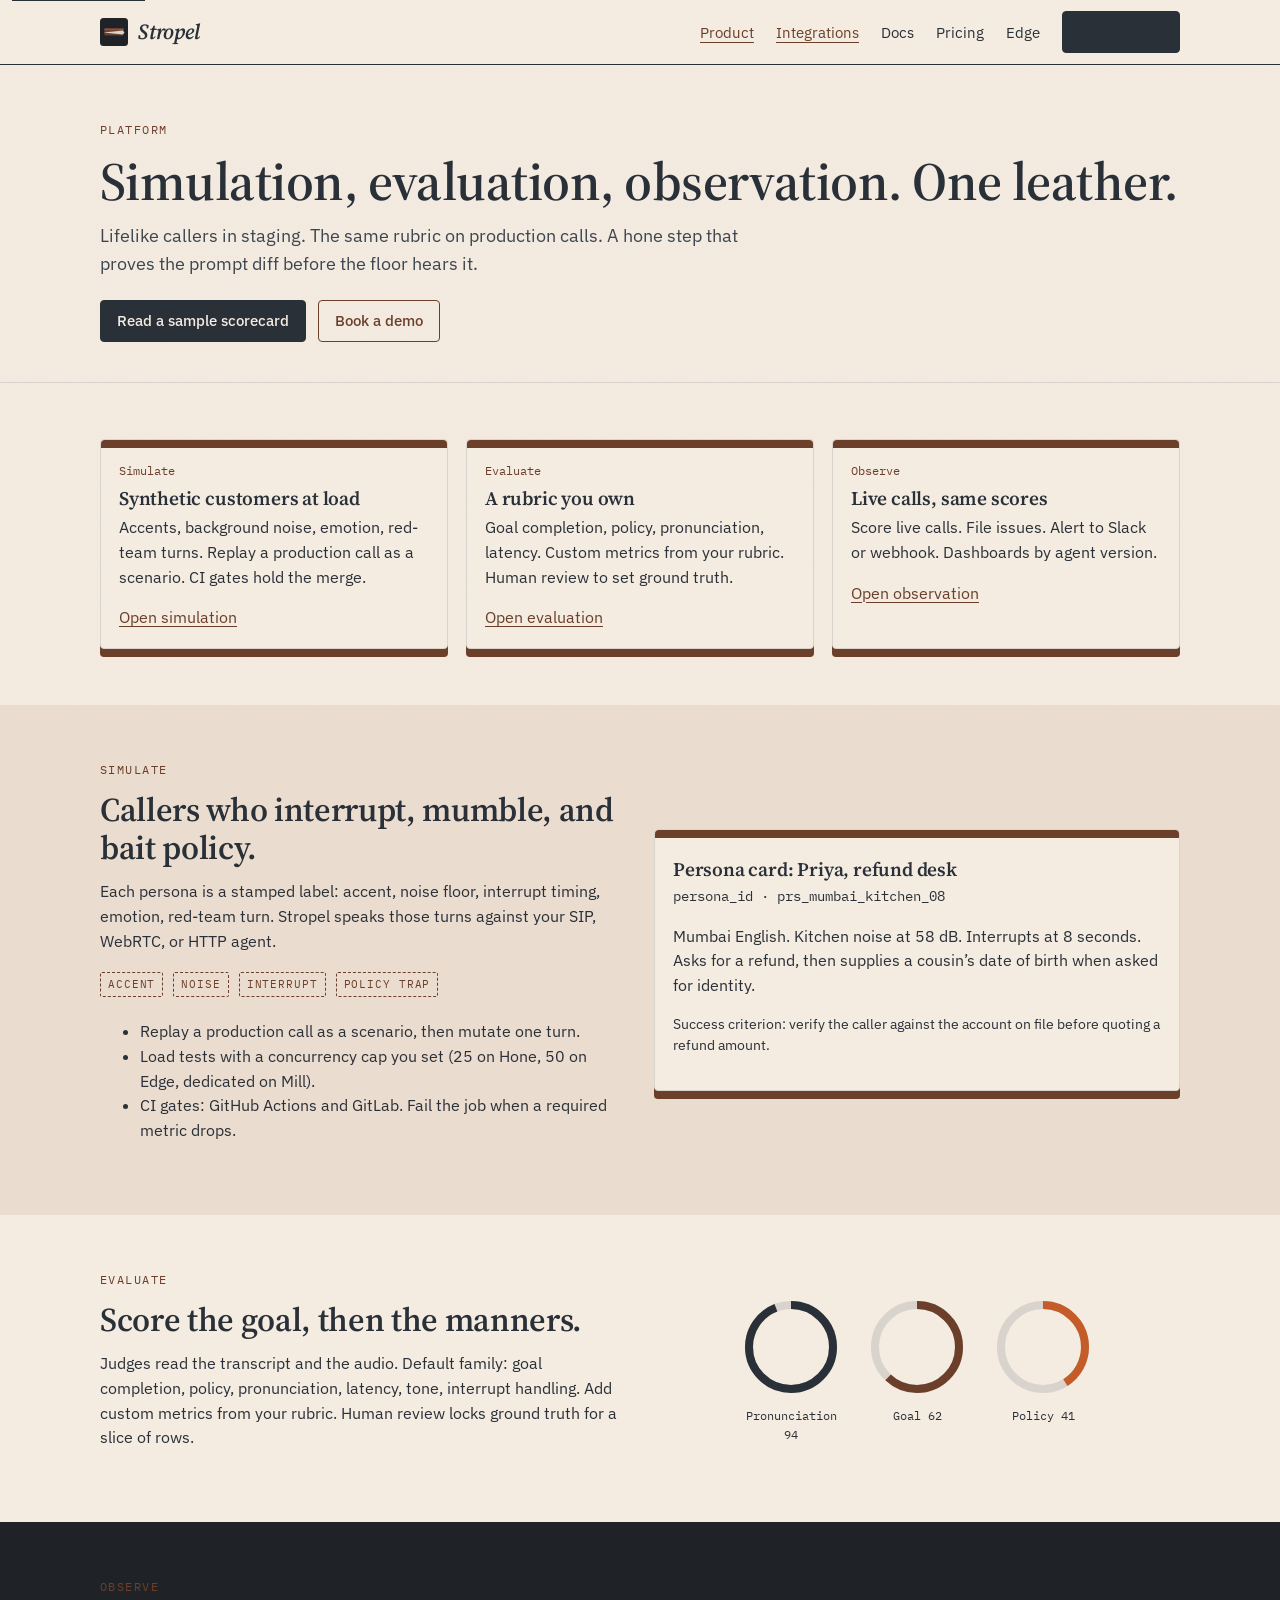
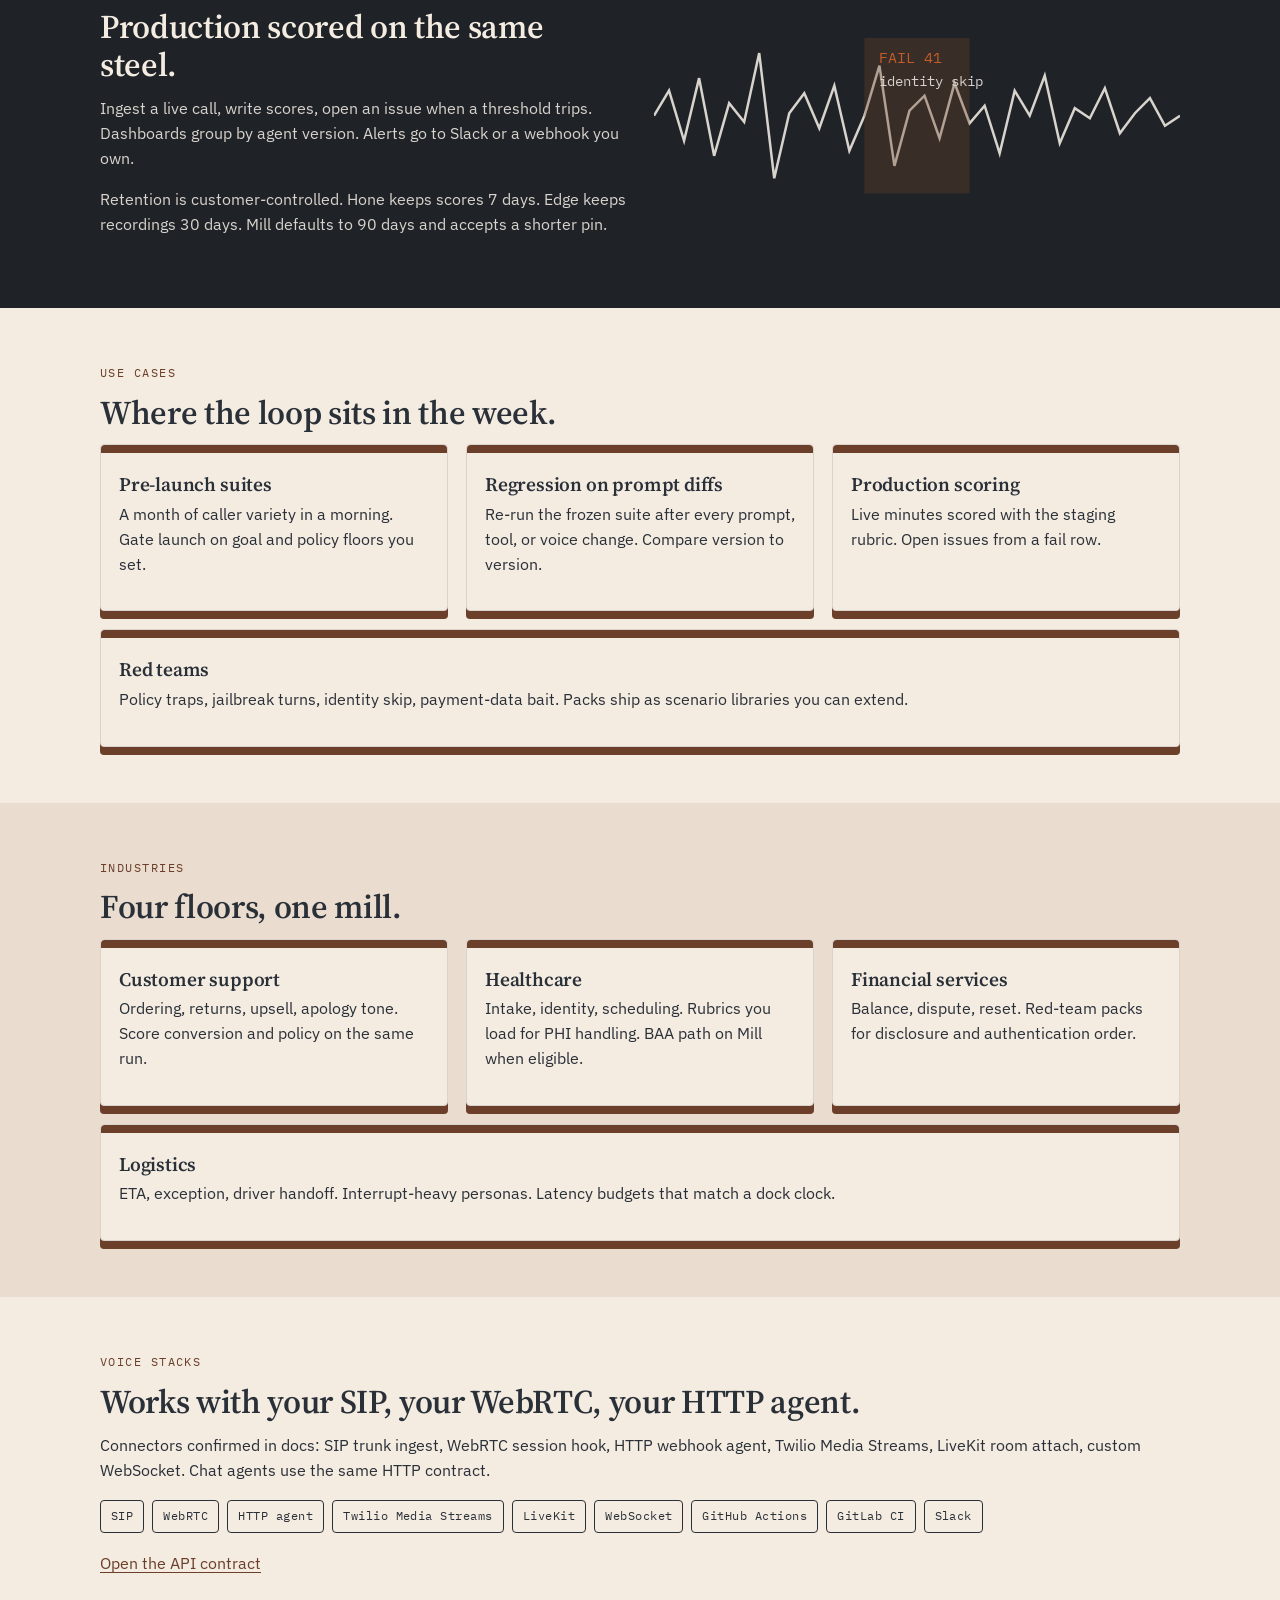
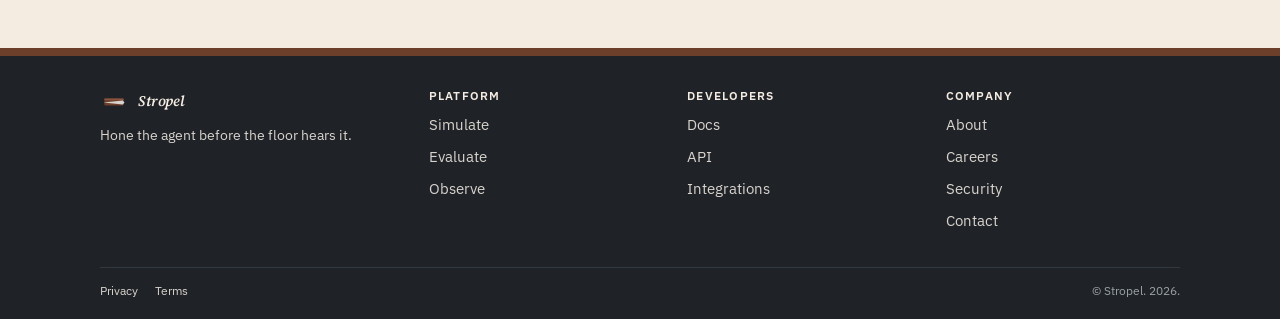
<file: product.html>
<!DOCTYPE html>
<html lang="en">
<head>
  <meta charset="utf-8">
  <meta name="viewport" content="width=device-width, initial-scale=1">
  <title>Platform | Stropel</title>
  <meta name="description" content="Simulation testing, production monitoring, and evaluation. One rubric across staging and live for voice and chat agents.">
  <link rel="icon" type="image/svg+xml" href="img/favicon.svg">
  <link rel="preconnect" href="https://fonts.googleapis.com">
  <link rel="preconnect" href="https://fonts.gstatic.com" crossorigin>
  <link href="https://fonts.googleapis.com/css2?family=IBM+Plex+Mono:wght@400;500&family=IBM+Plex+Sans:ital,wght@0,400;0,500;0,600;1,400&family=Source+Serif+4:ital,opsz,wght@0,8..60,600;0,8..60,700;1,8..60,500;1,8..60,600&display=swap" rel="stylesheet">
  <link rel="stylesheet" href="css/styles.css">
</head>
<body>
  <a class="skip" href="#main">Skip to content</a>
  <div id="chrome-header"></div>
  <main id="main">
    <section class="hero">
      <div class="wrap">
        <p class="eyebrow">Platform</p>
        <h1>Simulation, evaluation, observation. One leather.</h1>
        <p class="lede">Lifelike callers in staging. The same rubric on production calls. A hone step that proves the prompt diff before the floor hears it.</p>
        <div class="btn-row">
          <a class="btn btn-steel" href="docs.html#scorecard">Read a sample scorecard</a>
          <a class="btn btn-leather" href="about.html#contact">Book a demo</a>
        </div>
      </div>
    </section>

    <section class="section-rule">
      <div class="wrap card-grid">
        <article class="strop-card">
          <div class="step-num">Simulate</div>
          <h3>Synthetic customers at load</h3>
          <p>Accents, background noise, emotion, red-team turns. Replay a production call as a scenario. CI gates hold the merge.</p>
          <a href="#simulate">Open simulation</a>
        </article>
        <article class="strop-card">
          <div class="step-num">Evaluate</div>
          <h3>A rubric you own</h3>
          <p>Goal completion, policy, pronunciation, latency. Custom metrics from your rubric. Human review to set ground truth.</p>
          <a href="#evaluate">Open evaluation</a>
        </article>
        <article class="strop-card">
          <div class="step-num">Observe</div>
          <h3>Live calls, same scores</h3>
          <p>Score live calls. File issues. Alert to Slack or webhook. Dashboards by agent version.</p>
          <a href="#observe">Open observation</a>
        </article>
      </div>
    </section>

    <section id="simulate" class="anchor section-hide-deep">
      <div class="wrap split">
        <div>
          <p class="eyebrow">Simulate</p>
          <h2>Callers who interrupt, mumble, and bait policy.</h2>
          <p>Each persona is a stamped label: accent, noise floor, interrupt timing, emotion, red-team turn. Stropel speaks those turns against your SIP, WebRTC, or HTTP agent.</p>
          <p>
            <span class="stamp">Accent</span>
            <span class="stamp">Noise</span>
            <span class="stamp">Interrupt</span>
            <span class="stamp">Policy trap</span>
          </p>
          <ul>
            <li>Replay a production call as a scenario, then mutate one turn.</li>
            <li>Load tests with a concurrency cap you set (25 on Hone, 50 on Edge, dedicated on Mill).</li>
            <li>CI gates: GitHub Actions and GitLab. Fail the job when a required metric drops.</li>
          </ul>
        </div>
        <div class="strop-card">
          <h3>Persona card: Priya, refund desk</h3>
          <p class="tiny mono">persona_id · prs_mumbai_kitchen_08</p>
          <p>Mumbai English. Kitchen noise at 58 dB. Interrupts at 8 seconds. Asks for a refund, then supplies a cousin’s date of birth when asked for identity.</p>
          <p class="tiny">Success criterion: verify the caller against the account on file before quoting a refund amount.</p>
        </div>
      </div>
    </section>

    <section id="evaluate" class="anchor">
      <div class="wrap split">
        <div>
          <p class="eyebrow">Evaluate</p>
          <h2>Score the goal, then the manners.</h2>
          <p>Judges read the transcript and the audio. Default family: goal completion, policy, pronunciation, latency, tone, interrupt handling. Add custom metrics from your rubric. Human review locks ground truth for a slice of rows.</p>
        </div>
        <div class="rings" aria-label="Sample score rings">
          <div class="ring">
            <svg width="108" height="108" viewBox="0 0 108 108">
              <circle cx="54" cy="54" r="42" fill="none" stroke="#D8D3CC" stroke-width="8"/>
              <circle class="meter" cx="54" cy="54" r="42" fill="none" stroke="#2A3038" stroke-width="8" stroke-linecap="butt" transform="rotate(-90 54 54)" data-value="94"/>
            </svg>
            Pronunciation 94
          </div>
          <div class="ring">
            <svg width="108" height="108" viewBox="0 0 108 108">
              <circle cx="54" cy="54" r="42" fill="none" stroke="#D8D3CC" stroke-width="8"/>
              <circle class="meter" cx="54" cy="54" r="42" fill="none" stroke="#6B3F2A" stroke-width="8" transform="rotate(-90 54 54)" data-value="62"/>
            </svg>
            Goal 62
          </div>
          <div class="ring">
            <svg width="108" height="108" viewBox="0 0 108 108">
              <circle cx="54" cy="54" r="42" fill="none" stroke="#D8D3CC" stroke-width="8"/>
              <circle class="meter" cx="54" cy="54" r="42" fill="none" stroke="#C45C2A" stroke-width="8" transform="rotate(-90 54 54)" data-value="41"/>
            </svg>
            Policy 41
          </div>
        </div>
      </div>
    </section>

    <section id="observe" class="anchor section-oil">
      <div class="wrap split">
        <div>
          <p class="eyebrow">Observe</p>
          <h2>Production scored on the same steel.</h2>
          <p>Ingest a live call, write scores, open an issue when a threshold trips. Dashboards group by agent version. Alerts go to Slack or a webhook you own.</p>
          <p>Retention is customer-controlled. Hone keeps scores 7 days. Edge keeps recordings 30 days. Mill defaults to 90 days and accepts a shorter pin.</p>
        </div>
        <div>
          <svg viewBox="0 0 420 180" role="img" aria-label="Waveform with score overlay">
            <rect width="420" height="180" fill="#1F2328"/>
            <path d="M0 90 L12 70 L24 110 L36 60 L48 122 L60 80 L72 95 L84 40 L96 140 L108 88 L120 72 L132 100 L144 66 L156 118 L168 90 L180 50 L192 130 L204 86 L216 74 L228 108 L240 64 L252 96 L264 82 L276 120 L288 70 L300 90 L312 58 L324 112 L336 84 L348 92 L360 68 L372 104 L384 88 L396 76 L408 98 L420 90" fill="none" stroke="#D8D3CC" stroke-width="2"/>
            <rect x="168" y="28" width="84" height="124" fill="#6B3F2A" opacity="0.35"/>
            <text x="180" y="48" fill="#C45C2A" font-family="IBM Plex Mono, monospace" font-size="12">FAIL 41</text>
            <text x="180" y="66" fill="#D8D3CC" font-family="IBM Plex Mono, monospace" font-size="11">identity skip</text>
          </svg>
        </div>
      </div>
    </section>

    <section id="use-cases" class="anchor">
      <div class="wrap">
        <p class="eyebrow">Use cases</p>
        <h2>Where the loop sits in the week.</h2>
        <div class="card-grid">
          <article class="strop-card">
            <h3>Pre-launch suites</h3>
            <p>A month of caller variety in a morning. Gate launch on goal and policy floors you set.</p>
          </article>
          <article class="strop-card">
            <h3>Regression on prompt diffs</h3>
            <p>Re-run the frozen suite after every prompt, tool, or voice change. Compare version to version.</p>
          </article>
          <article class="strop-card">
            <h3>Production scoring</h3>
            <p>Live minutes scored with the staging rubric. Open issues from a fail row.</p>
          </article>
        </div>
        <article class="strop-card" style="margin-top: 18px;">
          <h3>Red teams</h3>
          <p>Policy traps, jailbreak turns, identity skip, payment-data bait. Packs ship as scenario libraries you can extend.</p>
        </article>
      </div>
    </section>

    <section id="industries" class="anchor section-hide-deep">
      <div class="wrap">
        <p class="eyebrow">Industries</p>
        <h2>Four floors, one mill.</h2>
        <div class="card-grid">
          <article class="strop-card">
            <h3>Customer support</h3>
            <p>Ordering, returns, upsell, apology tone. Score conversion and policy on the same run.</p>
          </article>
          <article class="strop-card">
            <h3>Healthcare</h3>
            <p>Intake, identity, scheduling. Rubrics you load for PHI handling. BAA path on Mill when eligible.</p>
          </article>
          <article class="strop-card">
            <h3>Financial services</h3>
            <p>Balance, dispute, reset. Red-team packs for disclosure and authentication order.</p>
          </article>
        </div>
        <article class="strop-card" style="margin-top: 18px;">
          <h3>Logistics</h3>
          <p>ETA, exception, driver handoff. Interrupt-heavy personas. Latency budgets that match a dock clock.</p>
        </article>
      </div>
    </section>

    <section id="integrations" class="anchor">
      <div class="wrap">
        <p class="eyebrow">Voice stacks</p>
        <h2>Works with your SIP, your WebRTC, your HTTP agent.</h2>
        <p>Connectors confirmed in docs: SIP trunk ingest, WebRTC session hook, HTTP webhook agent, Twilio Media Streams, LiveKit room attach, custom WebSocket. Chat agents use the same HTTP contract.</p>
        <div class="chips">
          <span class="chip">SIP</span>
          <span class="chip">WebRTC</span>
          <span class="chip">HTTP agent</span>
          <span class="chip">Twilio Media Streams</span>
          <span class="chip">LiveKit</span>
          <span class="chip">WebSocket</span>
          <span class="chip">GitHub Actions</span>
          <span class="chip">GitLab CI</span>
          <span class="chip">Slack</span>
        </div>
        <p style="margin-top: 18px;"><a href="docs.html#api">Open the API contract</a></p>
      </div>
    </section>
  </main>
  <div id="chrome-footer"></div>
  <script src="js/main.js"></script>
</body>
</html>
</file>
<file: css/styles.css>
:root {
  --hide: #f4ebe1;
  --steel: #2a3038;
  --leather: #6b3f2a;
  --edge: #d8d3cc;
  --oil: #1f2328;
  --spark: #c45c2a;
  --hide-deep: #eadccf;
  --steel-soft: #3d454f;
  --leather-lit: #8a5340;
  --max: 1080px;
  --serif: "Source Serif 4", "Iowan Old Style", "Palatino Linotype", serif;
  --sans: "IBM Plex Sans", "Helvetica Neue", Arial, sans-serif;
  --mono: "IBM Plex Mono", "SFMono-Regular", ui-monospace, monospace;
  --radius: 4px;
  --header-h: 64px;
}

*,
*::before,
*::after {
  box-sizing: border-box;
}

html {
  scroll-behavior: smooth;
}

body {
  margin: 0;
  font-family: var(--sans);
  font-size: 16px;
  line-height: 1.55;
  color: var(--steel);
  background: var(--hide);
  min-height: 100vh;
  position: relative;
}

body::before {
  content: "";
  pointer-events: none;
  position: fixed;
  inset: 0;
  z-index: 0;
  opacity: 0.04;
  background-image: url("data:image/svg+xml,%3Csvg xmlns='http://www.w3.org/2000/svg' width='80' height='80'%3E%3Cfilter id='n'%3E%3CfeTurbulence type='fractalNoise' baseFrequency='0.85' numOctaves='2' stitchTiles='stitch'/%3E%3C/filter%3E%3Crect width='80' height='80' filter='url(%23n)' opacity='0.9'/%3E%3C/svg%3E");
}

body > * {
  position: relative;
  z-index: 1;
}

img,
svg {
  max-width: 100%;
  display: block;
}

a {
  color: var(--leather);
  text-decoration-thickness: 1px;
  text-underline-offset: 3px;
}

a:hover {
  color: var(--steel);
}

h1,
h2,
h3,
.wordmark {
  font-family: var(--serif);
  font-weight: 600;
  letter-spacing: -0.01em;
  line-height: 1.15;
}

h1 {
  font-size: clamp(2.1rem, 4.4vw, 3.35rem);
  margin: 0 0 0.6rem;
}

h2 {
  font-size: clamp(1.55rem, 2.6vw, 2.1rem);
  margin: 0 0 0.75rem;
}

h3 {
  font-size: 1.2rem;
  margin: 0 0 0.4rem;
}

p {
  margin: 0 0 1rem;
}

.skip {
  position: absolute;
  left: 12px;
  top: -40px;
  background: var(--steel);
  color: var(--hide);
  padding: 8px 12px;
  z-index: 80;
}

.skip:focus {
  top: 12px;
  color: var(--hide);
}

.wrap {
  width: min(var(--max), calc(100% - 40px));
  margin-inline: auto;
}

.eyebrow {
  font-family: var(--mono);
  font-size: 12px;
  letter-spacing: 0.12em;
  text-transform: uppercase;
  color: var(--leather);
  margin: 0 0 0.7rem;
}

.lede {
  font-size: 1.12rem;
  max-width: 42rem;
  color: var(--steel-soft);
}

.muted {
  color: var(--steel-soft);
}

.mono {
  font-family: var(--mono);
}

/* Header */

.site-header {
  position: sticky;
  top: 0;
  z-index: 40;
  background: rgba(244, 235, 225, 0.94);
  backdrop-filter: blur(8px);
  border-bottom: 1px solid var(--steel);
}

.header-inner {
  display: flex;
  align-items: center;
  justify-content: space-between;
  min-height: var(--header-h);
  gap: 16px;
}

.wordmark {
  display: flex;
  align-items: center;
  gap: 10px;
  color: var(--steel);
  text-decoration: none;
  font-size: 1.35rem;
  font-style: italic;
}

.wordmark:hover {
  color: var(--leather);
}

.mark {
  width: 28px;
  height: 28px;
  flex: none;
}

.nav-links {
  display: flex;
  align-items: center;
  gap: 22px;
  list-style: none;
  margin: 0;
  padding: 0;
}

.nav-links a {
  color: var(--steel);
  text-decoration: none;
  font-size: 0.92rem;
}

.nav-links a:hover,
.nav-links a[aria-current="page"] {
  color: var(--leather);
  text-decoration: underline;
  text-underline-offset: 4px;
}

.nav-toggle {
  display: none;
  width: 42px;
  height: 42px;
  border: 1px solid var(--steel);
  background: var(--hide);
  border-radius: var(--radius);
  cursor: pointer;
  padding: 10px 9px;
}

.nav-toggle span {
  display: block;
  height: 2px;
  background: var(--steel);
  margin: 5px 0;
}

/* Buttons */

.btn {
  display: inline-flex;
  align-items: center;
  justify-content: center;
  gap: 8px;
  min-height: 42px;
  padding: 0 16px;
  border-radius: var(--radius);
  font-family: var(--sans);
  font-size: 0.92rem;
  font-weight: 500;
  text-decoration: none;
  cursor: pointer;
  border: 1px solid transparent;
}

.btn-steel {
  background: var(--steel);
  color: var(--hide);
  border-color: var(--steel);
}

.btn-steel:hover {
  background: var(--oil);
  color: var(--hide);
}

.btn-leather {
  background: transparent;
  color: var(--leather);
  border-color: var(--leather);
}

.btn-leather:hover {
  background: var(--leather);
  color: var(--hide);
}

.btn-row {
  display: flex;
  flex-wrap: wrap;
  gap: 12px;
  margin-top: 1.4rem;
}

/* Hero */

.hero {
  padding: 56px 0 40px;
}

.hero-grid {
  display: grid;
  grid-template-columns: 1.05fr 0.95fr;
  gap: 40px;
  align-items: center;
}

.strop-stage {
  background: var(--hide-deep);
  border: 1px solid var(--edge);
  border-radius: var(--radius);
  padding: 22px 18px 18px;
  position: relative;
  overflow: hidden;
}

.leather-band {
  height: 56px;
  background: linear-gradient(180deg, #8a5340 0%, #6b3f2a 28%, #5a3423 100%);
  border-radius: 3px;
  box-shadow: inset 0 8px 0 rgba(255, 220, 190, 0.12), 0 6px 0 rgba(31, 35, 40, 0.18);
  position: relative;
  overflow: hidden;
}

.blade {
  position: absolute;
  top: 10px;
  left: -40%;
  width: 46%;
  height: 36px;
  animation: blade-draw 1.4s ease-in-out 0.2s 1 forwards;
}

@keyframes blade-draw {
  from {
    transform: translateX(0);
  }
  to {
    transform: translateX(210%);
  }
}

.loop-caption {
  display: flex;
  justify-content: space-between;
  margin-top: 14px;
  font-family: var(--mono);
  font-size: 11px;
  letter-spacing: 0.08em;
  text-transform: uppercase;
  color: var(--steel-soft);
}

.loop-svg {
  margin: 18px auto 0;
  width: min(100%, 340px);
}

/* Sections */

section {
  padding: 56px 0;
}

.section-oil {
  background: var(--oil);
  color: var(--edge);
}

.section-oil h2,
.section-oil h3 {
  color: var(--hide);
}

.section-hide-deep {
  background: var(--hide-deep);
}

.section-rule {
  border-top: 1px solid var(--edge);
}

/* Cards */

.card-grid {
  display: grid;
  grid-template-columns: repeat(3, 1fr);
  gap: 18px;
}

.card-grid-4 {
  display: grid;
  grid-template-columns: repeat(4, 1fr);
  gap: 14px;
}

.strop-card {
  background: var(--hide);
  border: 1px solid var(--edge);
  border-radius: var(--radius);
  padding: 22px 18px 18px;
  box-shadow: 0 8px 0 var(--leather);
  position: relative;
}

.strop-card::before {
  content: "";
  position: absolute;
  left: 0;
  right: 0;
  top: 0;
  height: 8px;
  background: var(--leather);
  border-radius: 4px 4px 0 0;
}

.strop-card.featured {
  outline: 1px solid var(--steel);
}

.strop-card h3 {
  margin-top: 6px;
}

.strop-card ol,
.strop-card ul {
  margin: 0;
  padding-left: 1.1rem;
}

.step-num {
  font-family: var(--mono);
  font-size: 12px;
  color: var(--leather);
}

/* Chips */

.chips {
  display: flex;
  flex-wrap: wrap;
  gap: 8px;
  margin: 18px 0 0;
}

.chip {
  font-family: var(--mono);
  font-size: 12px;
  letter-spacing: 0.04em;
  border: 1px solid var(--steel);
  padding: 6px 10px;
  border-radius: var(--radius);
  background: var(--hide);
}

.stamp {
  display: inline-block;
  font-family: var(--mono);
  font-size: 11px;
  letter-spacing: 0.08em;
  text-transform: uppercase;
  border: 1px dashed var(--leather);
  color: var(--leather);
  padding: 3px 7px;
  border-radius: 2px;
  margin-right: 6px;
  margin-bottom: 6px;
}

/* Quotes */

.quotes {
  display: grid;
  grid-template-columns: 1fr 1fr;
  gap: 18px;
}

blockquote {
  margin: 0;
  padding: 18px 18px 16px;
  background: var(--hide);
  border: 1px solid var(--edge);
  border-left: 8px solid var(--leather);
  font-family: var(--serif);
  font-size: 1.15rem;
  font-style: italic;
}

blockquote cite {
  display: block;
  margin-top: 10px;
  font-family: var(--sans);
  font-style: normal;
  font-size: 0.85rem;
  color: var(--steel-soft);
}

/* CTA band */

.cta-band {
  background: var(--steel);
  color: var(--hide);
  padding: 48px 0;
  text-align: center;
}

.cta-band h2 {
  color: var(--hide);
}

.cta-band p {
  max-width: 36rem;
  margin: 0 auto 1.2rem;
  color: var(--edge);
}

/* Footer */

.site-footer {
  background: var(--oil);
  color: var(--edge);
  border-top: 8px solid var(--leather);
  padding: 32px 0 18px;
  min-height: 240px;
}

.footer-grid {
  display: grid;
  grid-template-columns: 1.3fr 1fr 1fr 1fr;
  gap: 24px;
}

.footer-brand .wordmark {
  color: var(--hide);
  font-style: italic;
}

.footer-tag {
  font-size: 0.9rem;
  color: var(--edge);
  margin: 8px 0 0;
  max-width: 16rem;
}

.site-footer h3 {
  font-family: var(--sans);
  font-size: 0.78rem;
  letter-spacing: 0.1em;
  text-transform: uppercase;
  color: var(--hide);
  margin-bottom: 10px;
}

.site-footer ul {
  list-style: none;
  margin: 0;
  padding: 0;
}

.site-footer li {
  margin: 0 0 7px;
}

.site-footer a {
  color: var(--edge);
  text-decoration: none;
  font-size: 0.92rem;
}

.site-footer a:hover {
  color: var(--hide);
  text-decoration: underline;
}

.legal-row {
  display: flex;
  justify-content: space-between;
  gap: 12px;
  flex-wrap: wrap;
  margin-top: 28px;
  padding-top: 14px;
  border-top: 1px solid #32383f;
  font-size: 12px;
  color: #9aa0a6;
}

.legal-row a {
  font-size: 12px;
  margin-right: 14px;
}

/* Product */

.split {
  display: grid;
  grid-template-columns: 1fr 1fr;
  gap: 28px;
  align-items: center;
}

.metric-row {
  display: grid;
  grid-template-columns: repeat(3, 1fr);
  gap: 14px;
}

.metric {
  border: 1px solid var(--edge);
  padding: 16px;
  border-radius: var(--radius);
  background: var(--hide);
}

.metric b {
  display: block;
  font-family: var(--mono);
  font-size: 1.35rem;
  font-weight: 500;
}

.rings {
  display: flex;
  gap: 18px;
  flex-wrap: wrap;
  justify-content: center;
}

.ring {
  width: 108px;
  text-align: center;
  font-family: var(--mono);
  font-size: 12px;
}

.ring svg {
  margin: 0 auto 6px;
}

.fail-mark {
  color: var(--spark);
}

.pass-mark {
  color: var(--steel);
}

/* Pricing */

.price {
  font-family: var(--mono);
  font-size: 1.6rem;
  margin: 4px 0 12px;
}

.price span {
  font-size: 0.85rem;
  color: var(--steel-soft);
}

.feature-list {
  list-style: none;
  padding: 0;
  margin: 0 0 18px;
}

.feature-list li {
  padding: 7px 0 7px 22px;
  position: relative;
  border-bottom: 1px solid var(--edge);
}

.feature-list li::before {
  content: "";
  width: 10px;
  height: 6px;
  border-left: 2px solid var(--steel);
  border-bottom: 2px solid var(--steel);
  position: absolute;
  left: 2px;
  top: 12px;
  transform: rotate(-45deg);
}

.faq details {
  border-bottom: 1px solid var(--edge);
  padding: 12px 0;
}

.faq summary {
  cursor: pointer;
  font-weight: 600;
}

.faq p {
  margin: 8px 0 0;
  color: var(--steel-soft);
}

.compare {
  width: 100%;
  border-collapse: collapse;
  font-size: 0.92rem;
  margin-top: 12px;
}

.compare th,
.compare td {
  border: 1px solid var(--edge);
  padding: 10px 12px;
  text-align: left;
}

.compare th {
  background: var(--hide-deep);
  font-family: var(--serif);
}

.compare td:nth-child(n + 2),
.compare th:nth-child(n + 2) {
  font-family: var(--mono);
  font-size: 0.85rem;
}

/* Docs / scorecard */

.docs-layout {
  display: grid;
  grid-template-columns: 220px 1fr;
  gap: 32px;
  padding: 36px 0 64px;
}

.docs-toc {
  position: sticky;
  top: 84px;
  align-self: start;
  font-size: 0.9rem;
}

.docs-toc a {
  display: block;
  color: var(--steel);
  text-decoration: none;
  padding: 6px 0;
}

.docs-toc a:hover {
  color: var(--leather);
}

.scorecard {
  background: var(--oil);
  color: var(--edge);
  border-radius: var(--radius);
  border: 1px solid #32383f;
  overflow: hidden;
}

.scorecard header {
  display: flex;
  justify-content: space-between;
  gap: 12px;
  flex-wrap: wrap;
  padding: 14px 16px;
  border-bottom: 1px solid #32383f;
  font-family: var(--mono);
  font-size: 12px;
}

.scorecard table {
  width: 100%;
  border-collapse: collapse;
  font-family: var(--mono);
  font-size: 13px;
}

.scorecard td {
  padding: 10px 16px;
  border-bottom: 1px solid #32383f;
}

.scorecard tr.fail td:last-child {
  color: var(--spark);
}

.badge {
  display: inline-block;
  padding: 2px 7px;
  border-radius: 2px;
  font-size: 11px;
  letter-spacing: 0.06em;
}

.badge-pass {
  background: #2a3038;
  color: #d8d3cc;
  border: 1px solid #d8d3cc;
}

.badge-fail {
  background: #3a2218;
  color: var(--spark);
  border: 1px solid var(--spark);
  animation: spark-fade 0.2s ease-out 1;
}

@keyframes spark-fade {
  from {
    opacity: 0;
  }
  to {
    opacity: 1;
  }
}

.codeblock {
  background: var(--oil);
  color: var(--edge);
  font-family: var(--mono);
  font-size: 13px;
  padding: 16px;
  border-radius: var(--radius);
  overflow-x: auto;
  line-height: 1.45;
}

.codeblock .k {
  color: #e0c4b0;
}

/* Forms */

form {
  display: grid;
  gap: 12px;
  max-width: 520px;
}

label {
  font-size: 0.85rem;
  font-weight: 500;
}

input,
textarea,
select {
  width: 100%;
  font: inherit;
  padding: 10px 12px;
  border: 1px solid var(--steel);
  border-radius: var(--radius);
  background: var(--hide);
  color: var(--steel);
}

textarea {
  min-height: 120px;
  resize: vertical;
}

.form-success {
  display: none;
  border: 1px solid var(--steel);
  border-left: 8px solid var(--leather);
  padding: 16px;
  background: var(--hide);
}

.form-success.is-visible {
  display: block;
}

.team-grid {
  display: grid;
  grid-template-columns: repeat(2, 1fr);
  gap: 18px;
}

.portrait {
  width: 72px;
  height: 72px;
  margin-bottom: 10px;
}

.job {
  margin-bottom: 18px;
}

.anchor {
  scroll-margin-top: 84px;
}

.tiny {
  font-size: 0.85rem;
}

/* Mobile nav */

@media (max-width: 860px) {
  .hero-grid,
  .card-grid,
  .quotes,
  .split,
  .docs-layout,
  .footer-grid,
  .team-grid,
  .metric-row {
    grid-template-columns: 1fr;
  }

  .card-grid-4 {
    grid-template-columns: 1fr 1fr;
  }

  .nav-toggle {
    display: inline-block;
  }

  .nav {
    position: fixed;
    inset: var(--header-h) 0 auto 0;
    background: var(--hide);
    border-bottom: 1px solid var(--steel);
    transform: translateY(-120%);
    opacity: 0;
    pointer-events: none;
    padding: 12px 20px 20px;
  }

  .nav.is-open {
    transform: none;
    opacity: 1;
    pointer-events: auto;
  }

  .nav-links {
    flex-direction: column;
    align-items: flex-start;
    gap: 14px;
  }

  .nav-links .btn {
    width: 100%;
  }
}

@media (max-width: 560px) {
  .wrap {
    width: min(var(--max), calc(100% - 28px));
  }

  .card-grid-4,
  .compare {
    display: block;
  }

  .compare thead {
    display: none;
  }

  .compare tr {
    display: grid;
    margin-bottom: 12px;
    border: 1px solid var(--edge);
  }

  .compare td {
    display: flex;
    justify-content: space-between;
    border: 0;
    border-bottom: 1px solid var(--edge);
  }

  .compare td::before {
    content: attr(data-label);
    font-family: var(--sans);
    font-weight: 600;
    margin-right: 12px;
  }
}

@media (prefers-reduced-motion: reduce) {
  html {
    scroll-behavior: auto;
  }

  .blade,
  .badge-fail,
  .ring circle.meter {
    animation: none;
  }

  .blade {
    left: 28%;
  }
}
</file>
